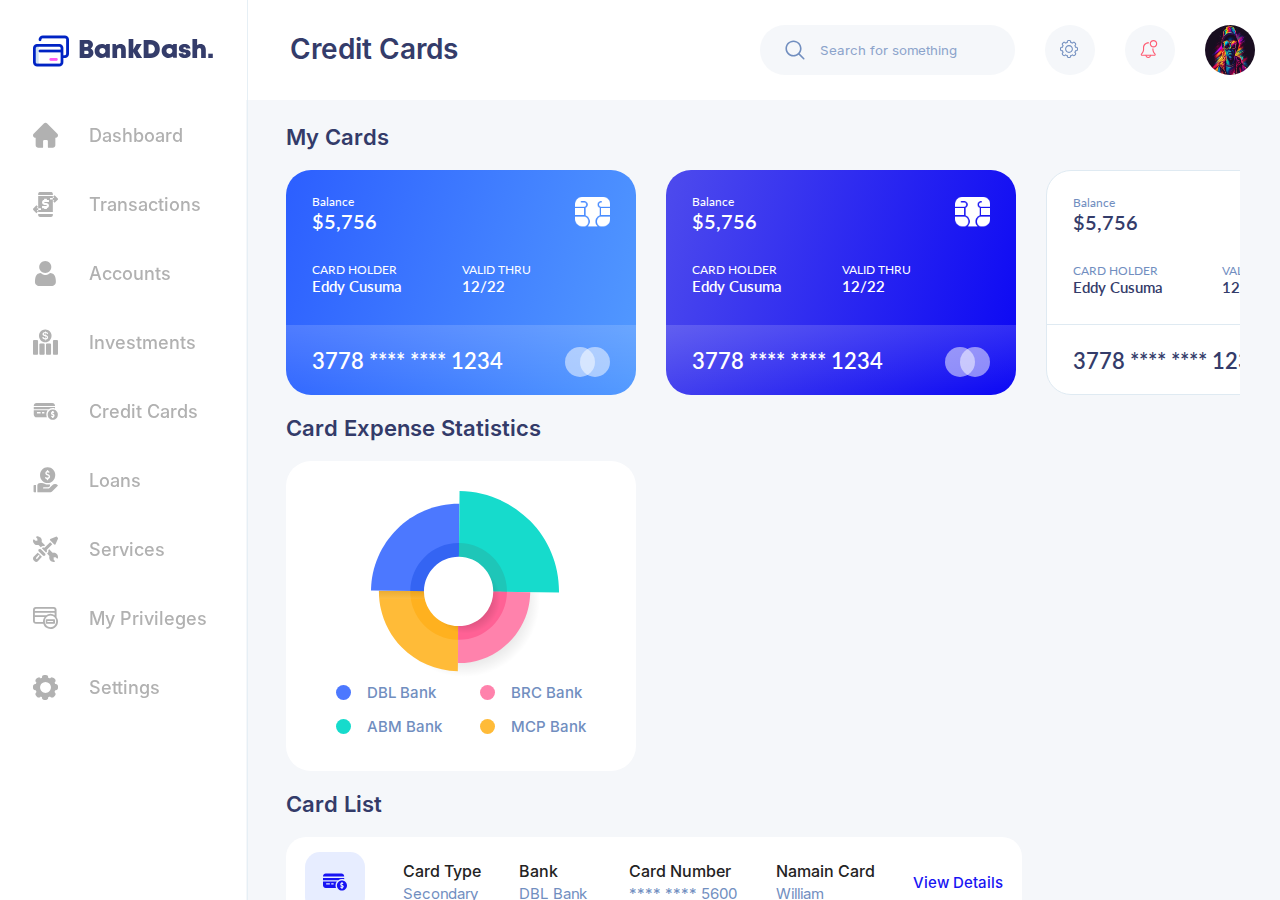
<file: bankDash/without flex & grid/index.html>
<!DOCTYPE html>
<html lang="en">
<head>
  <meta charset="UTF-8">
  <meta name="viewport" content="width=device-width, initial-scale=1.0">
  <title>Document</title>
  <link rel="stylesheet" href="new.css">
  <link rel="preconnect" href="https://fonts.googleapis.com">
<link rel="preconnect" href="https://fonts.gstatic.com" crossorigin>
<link href="https://fonts.googleapis.com/css2?family=Lato:ital,wght@0,100;0,300;0,400;0,700;0,900;1,100;1,300;1,400;1,700;1,900&display=swap" rel="stylesheet">
</head>
<body>
      <aside class="sidebar"> 
            <div class="sidebar__logo">
                <a href="#" class="sidebar__logo-link">
                   <img class="sidebar__logo-icon" src="./assets/icon1.png">
                   <span class="sidebar__logo-text">BankDash.</span>
                </a>
            </div>
            <nav class="sidebar__nav">
              <ul>
                <li class="sidebar__nav-item">
                  <a href="#" class="sidebar__nav-link">
                      <span class="sidebar__nav-icon icon-home"></span>
                      <span class="sidebar__nav-text">Dashboard</span>
                  </a>
              </li>
                  <li>
                      <a href="#" class="sidebar__nav-link">
                          <span class="sidebar__nav-icon icon-transfer"></span>
                          <span class="sidebar__nav-text">Transactions</span>
                      </a>
                  </li>
                  <li class="sidebar__nav-item">
                      <a href="#" class="sidebar__nav-link">
                          <span class="sidebar__nav-icon icon-user-m"></span>
                          <span class="sidebar__nav-text">Accounts</span>
                      </a>
                  </li>
                  <li class="sidebar__nav-item">
                      <a href="#" class="sidebar__nav-link">
                          <span class="sidebar__nav-icon icon-investment"></span>
                          <span class="sidebar__nav-text">Investments</span>
                      </a>
                  </li>
                  <li class="sidebar__nav-item">
                      <a href="#" class="sidebar__nav-link">
                          <span class="sidebar__nav-icon icon-credit"></span>
                          <span class="sidebar__nav-text">Credit Cards</span>
                      </a>
                  </li>
                  <li class="sidebar__nav-item">
                      <a href="#" class="sidebar__nav-link">
                          <span class="sidebar__nav-icon icon-loan"></span>
                          <span class="sidebar__nav-text">Loans</span>
                      </a>
                  </li>
<li class="sidebar__nav-item">
<a href="#" class="sidebar__nav-link">
  <span class="sidebar__nav-icon icon-service"></span>
  <span class="sidebar__nav-text">Services</span>
</a>
</li>
                  <li class="sidebar__nav-item">
                      <a href="#" class="sidebar__nav-link">
                          <span class="sidebar__nav-icon icon-econometrics"></span>
                          <span class="sidebar__nav-text">My Privileges</span>
                      </a>
                  </li>
                  <li class="sidebar__nav-item">
                      <a href="#" class="sidebar__nav-link">
                          <span class="sidebar__nav-icon icon-settings-m"></span>
                          <span class="sidebar__nav-text">Settings</span>
                      </a>
                  </li>
              </ul>
            </nav>
      </aside>
      <header>
              <h1 class="header-text">Credit Cards</h1>
              <img id="img" src="./assets/header-img.jpg" alt="..." />
              <div class="icon-wrapper">
                   <img src="./assets/002-notification-1.svg" alt="..." />
              </div>
              <div class="icon-wrapper">
                  <img src="./assets/settings 1.svg" alt="..." />
              </div>
              <input type="text" class="header__input" placeholder="Search for something">
      </header>
      <main>
            <!-- section 1 -->
            <section class="main__sections main__section-1">
            <h2>My Cards</h2>

            <div class="cards_container">
            <article class="card card--primary">
            <section>
                <div class="card__amount-wrapper">
                    <p class="card__amount-label">Balance</p>
                    <p class="card__amount-amount">$5,756</p>
                </div>
                <div class="card__chip"></div>
            </section>
            <section class="card__section--middle">
                <div class="card__holder-wrapper">
                    <p class="card__holder-label">CARD HOLDER</p>
                    <p class="card__holder-name">Eddy Cusuma</p>
                </div>
                <div class="card__expire">
                    <p class="card__expire-label">VALID THRU</p>
                    <p class="card__expire-value">12/22</p>
                </div>
            </section>
            <footer class="card__footer">
                <p class="card__footer-number">3778 **** **** 1234</p>
                <div class="card__footer-logo"></div>
            </footer>
            </article>

            <article class="card card--secondary">
            <section>
              <div class="card__amount-wrapper">
                  <p class="card__amount-label">Balance</p>
                  <p class="card__amount-amount">$5,756</p>
              </div>
              <div class="card__chip"></div>
            </section>
            <section class="card__section--middle">
              <div class="card__holder-wrapper">
                  <p class="card__holder-label">CARD HOLDER</p>
                  <p class="card__holder-name">Eddy Cusuma</p>
              </div>
              <div class="card__expire">
                  <p class="card__expire-label">VALID THRU</p>
                  <p class="card__expire-value">12/22</p>
              </div>
            </section>
            <footer class="card__footer">
              <p class="card__footer-number">3778 **** **** 1234</p>
              <div class="card__footer-logo"></div>
            </footer>
            </article>

            <article class="card card--tertiary">
            <section>
            <div class="card__amount-wrapper">
                <p class="card__amount-label card__label--highlighted">Balance</p>
                <p class="card__amount-amount card__amount--highlighted">$5,756</p>
            </div>
            <div class="card__chip card__chip--highlighted"></div>
            </section>
            <section class="card__section card__section--middle">
            <div class="card__holder-wrapper">
                <p class="card__holder-label card__label--highlighted">CARD HOLDER</p>
                <p class="card__holder-name card__amount--highlighted">Eddy Cusuma</p>
            </div>
            <div class="card__expire">
                <p class="card__expire-label card__label--highlighted">VALID THRU</p>
                <p class="card__expire-value card__amount--highlighted">12/22</p>
            </div>
            </section>
            <footer class="card__footer card__footer--highlighted">
            <p class="card__footer-number card__amount--highlighted">3778 **** **** 1234</p>
            <div class="card__footer-logo card__logo--highlighted"></div>
            </footer>
            </article>           
            </section>
            <!-- section 2  -->
            <section class="main__sections">
            <article class="card-expense">
                <h2>Card Expense Statistics</h2>

                  <div class="card-expense__chart">
                  <svg class="card-expense__chart-icon" xmlns="http://www.w3.org/2000/svg" width="189" height="187" viewBox="0 0 189 187" fill="none">
                  <path opacity="0.83" d="M147.224 56.6328C133.573 42.7176 114.618 34.0219 93.5921 33.8211C72.5661 33.6204 53.442 41.9674 39.5373 55.6079C25.6327 69.2483 16.9265 88.214 16.7257 109.24C16.525 130.266 24.872 149.39 38.5124 163.295C52.1529 177.199 71.1186 185.906 92.1446 186.106C113.171 186.307 132.295 177.96 146.199 164.32C160.115 150.669 168.81 131.714 169.011 110.688C169.212 89.6615 160.865 70.5479 147.224 56.6328Z" fill="url(#paint0_radial_1_170)" fill-opacity="0.5"/>
                  <path d="M7.91418 99.6778C7.70287 121.676 16.4302 141.688 30.7152 156.247C45.0002 170.807 64.8323 179.915 86.8303 180.126L87.5911 100.449L7.91418 99.6778Z" fill="#FFBB38"/>
                  <path d="M39.2521 99.9737C39.1253 113.329 44.4188 125.469 53.0933 134.302C61.7573 143.135 73.7918 148.661 87.147 148.788L87.6119 100.439L39.2521 99.9737Z" fill="#FFB11F"/>
                  <path d="M26.2455 37.9101C10.2383 53.6109 0.232448 75.4188 0 99.6039L87.6013 100.439L88.436 12.8374C64.2402 12.6049 42.2527 22.2093 26.2455 37.9101Z" fill="#4C78FF"/>
                  <path d="M53.7382 65.9201C44.9052 74.5841 39.3792 86.6186 39.2524 99.9738L87.6017 100.439L88.0665 52.0895C74.7113 51.9627 62.5712 57.2562 53.7382 65.9201Z" fill="#3464F3"/>
                  <path d="M159.301 30.0915C141.297 11.7386 116.298 0.264146 88.5526 0L87.5911 100.439L188.03 101.4C188.305 73.6544 177.306 48.4337 159.301 30.0915Z" fill="#16DBCC"/>
                  <path d="M122.11 66.5751C113.446 57.742 101.411 52.2161 88.056 52.0893L87.5911 100.439L135.94 100.903C136.078 87.5482 130.784 75.4081 122.11 66.5751Z" fill="#1EC6B8"/>
                  <path d="M87.6015 100.439L86.9147 172.075C106.694 172.265 124.677 164.415 137.768 151.577C150.859 138.74 159.048 120.905 159.227 101.125L87.6015 100.439Z" fill="#FF82AC"/>
                  <path opacity="0.08" d="M87.5274 108.226L87.6013 100.439L7.92443 99.6778C7.9033 102.309 8.00896 104.908 8.23084 107.465L87.5274 108.226Z" fill="url(#paint1_linear_1_170)"/>
                  <path d="M87.6015 100.439L87.1366 148.788C100.492 148.915 112.632 143.621 121.465 134.957C130.298 126.293 135.824 114.259 135.951 100.903L87.6015 100.439Z" fill="#FF6195"/>
                  <path opacity="0.83" d="M119.658 83.6391C113.445 77.3102 104.824 73.348 95.2511 73.2529C85.6785 73.1578 76.9828 76.9615 70.6539 83.1636C64.325 89.3763 60.3628 97.998 60.2677 107.571C60.1726 117.143 63.9763 125.839 70.1784 132.168C76.3911 138.497 85.0129 142.459 94.5855 142.554C104.158 142.649 112.854 138.846 119.183 132.643C125.512 126.431 129.474 117.809 129.569 108.236C129.664 98.6637 125.871 89.968 119.658 83.6391Z" fill="url(#paint2_radial_1_170)" fill-opacity="0.5"/>
                  <path d="M112.336 76.169C106.123 69.84 97.5015 65.8779 87.9288 65.7828C78.3562 65.6877 69.6605 69.4914 63.3316 75.6935C57.0027 81.9062 53.0405 90.5279 52.9454 100.101C52.8503 109.673 56.654 118.369 62.8561 124.698C69.0688 131.027 77.6906 134.989 87.2632 135.084C96.8358 135.179 105.532 131.375 111.86 125.173C118.189 118.961 122.152 110.339 122.247 100.766C122.342 91.1936 118.549 82.4979 112.336 76.169Z" fill="white"/>
                  <defs>
                  <radialGradient id="paint0_radial_1_170" cx="0" cy="0" r="1" gradientUnits="userSpaceOnUse" gradientTransform="translate(92.8643 109.964) rotate(0.544294) scale(76.1507)">
                  <stop/>
                  <stop offset="1" stop-opacity="0"/>
                  </radialGradient>
                  <linearGradient id="paint1_linear_1_170" x1="47.6704" y1="109.401" x2="47.7574" y2="100.238" gradientUnits="userSpaceOnUse">
                  <stop stop-color="white"/>
                  <stop offset="1"/>
                  </linearGradient>
                  <radialGradient id="paint2_radial_1_170" cx="0" cy="0" r="1" gradientUnits="userSpaceOnUse" gradientTransform="translate(94.926 107.903) rotate(0.544294) scale(34.6508 34.6508)">
                  <stop/>
                  <stop offset="1" stop-opacity="0"/>
                  </radialGradient>
                  </defs>
                  </svg>

                  <div class="card-expense__chart-text-wrapper">
                  <div class="card-expense__chart-text-line">
                      <div class="card-expense__circle blue"></div>
                      <span class="card-expense__chart-text">DBL Bank</span>
                  </div>

                      <div class="card-expense__circle teal"></div>
                      <span class="card-expense__chart-text">ABM Bank</span>

                  </div>

                  <div class="card-expense__chart-text-wrapper">
                        <div class="card-expense__chart-text-line">
                            <div class="card-expense__circle pink"></div>
                            <span class="card-expense__chart-text">BRC Bank</span>
                        </div>
                            <div class="card-expense__circle"></div>
                            <span class="card-expense__chart-text">MCP Bank</span>
                  </div>

                </div>
            </article>

            <article class="card-list-container">
            <h2>Card List</h2>
            <div class="card-list__wrapper">
            <!-- card list 1 -->
            <div class="card-list__row">

                 <div class="card-list__cell">
                      <img class="card-list__logo" src="./assets/credit-card 1.svg" alt="..."/>
                   </div>

                    <div class="card-list__cell">
                        <p class="card-type-head">Card Type</p>
                        <p class="card-type-text">Secondary</p>
                    </div>

                    <div class="card-list__cell" id="bank">
                        <p class="card-type-head">Bank</p>
                        <p class="card-type-text">DBL Bank</p>
                    </div>

                    <div class="card-list__cell" >
                      <p class="card-type-head">Card Number</p>
                      <p class="card-type-text">**** **** 5600</p>
                    </div>

                    <div class="card-list__cell" id="card-list-namain-card">
                      <p class="card-type-head">Namain Card</p>
                      <p class="card-type-text">William</p>
                      </div>

                    <p class="card-list-view-details card-list__cell">View Details</p>
            </div>
            <!-- card list 2 -->
            <div class="card-list__row">
              <div class="card-list__cell">
            <img class="card-list__logo color--pink" src="./assets/credit-card 1 (2).svg" alt="..."/>

          </div>
            <div class="card-list__cell">
              <p class="card-type-head">Card Type</p>
              <p class="card-type-text">Secondary</p>
            </div>

            <div class="card-list__cell" id="bank">
              <p class="card-type-head">Bank</p>
              <p class="card-type-text">BRC Bank</p>
            </div>

            <div class="card-list__cell" >
            <p class="card-type-head">Card Number</p>
            <p class="card-type-text">**** **** 4300</p>
            </div>

            <div class="card-list__cell" >
            <p class="card-type-head">Namain Card</p>
            <p class="card-type-text">Michel</p>
            </div>

            <p class="card-list-view-details card-list__cell">View Details</p>
            </div> 
            <!-- card list 3 -->
            <div class="card-list__row">
              <div class="card-list__cell">
                <img class="card-list__logo color--yellow" src="./assets//credit-card 1 (3).svg" alt="..."/>
              </div>
            <div class="card-list__cell">
                  <p class="card-type-head">Card Type</p>
                  <p class="card-type-text">Secondary</p>
            </div>

            <div class="card-list__cell">
                  <p class="card-type-head">Bank</p>
                  <p class="card-type-text">ABM Bank</p>
            </div>

            <div class="card-list__cell" >
                  <p class="card-type-head">Card Number</p>
                  <p class="card-type-text">**** **** 7560</p>
            </div>

            <div class="card-list__cell">
                  <p class="card-type-head">Namain Card</p>
                  <p class="card-type-text">Edward</p>
            </div>

            <p class="card-list-view-details card-list__cell">View Details</p>
            </div>
            </div>
            </article> 
            </section>
            <!-- section 3 -->
            <section class="main__sections">
            <article class="add-card">
                <h2>Add New Card</h2>
                <form onsubmit="popup(event)">
                        <p class="add-card__para">Credit Card generally means a plastic card issued by Scheduled Commercial Banks assigned to a Cardholder, 
                              with a credit limit, that can be used to purchase goods and services on credit or obtain cash advances.
                        </p>
                        <div class="form-section-1">
                              <div class="add-card__input spacer">
                                  <label for="cardType" class="add-card__input-text">Card Type</label>
                                  <input name="cardType" required id="cardType" class="add-card__input-field" placeholder="Classic">
                              </div>

                              <div class="add-card__input">
                                <label for="nameOnCard" class="add-card__input-text">Name On Card</label>
                                <input name="nameOnCard"  required id="nameOnCard" class="add-card__input-field" placeholder="My Cards">
                            </div>
                        </div>
                              <div class="add-card__input spacer">
                                <label for="cardNumber" class="add-card__input-text">Card Number</label>
                                <input name="cardNumber"  type="password" required id="cardNumber" class="add-card__input-field" placeholder="**** **** **** ****">
                            </div>
                              <div class="add-card__input">
                                <label for="expirationDate" class="add-card__input-text">Expiration Date</label>
                                <input name="expirationDate" required id="expirationDate" class="add-card__input-field" placeholder="25 January 2025">
                            </div>
                      <button id="btn">Add Card</button>
               </form>
            </article>

            <article class="card-settings">
            <h2>Card Settings</h2>
            <div class="card-settings__container">

              <div class="card-settings__list">
                  <div class="card-settings-icon-wrapper color--yellow">
                      <svg xmlns="http://www.w3.org/2000/svg" width="25" height="25" viewBox="0 0 25 25" fill="none">
                      <path d="M23.6295 11.5459V4.13141C23.6295 2.6091 22.3909 1.37054 20.8686 1.37054H2.76077C1.23847 1.37054 0 2.6091 0 4.13141V15.3865C0 16.9088 1.23847 18.1473 2.76077 18.1473H9.92062C10.8763 21.3155 13.8212 23.6296 17.2969 23.6296C21.5444 23.6296 24.9999 20.174 24.9999 15.9264C25 14.3002 24.493 12.7904 23.6295 11.5459ZM12.9164 9.59387H1.70067V7.18292H21.9288V9.7756C20.6387 8.80169 19.0342 8.22341 17.2969 8.22341C15.6708 8.22333 14.1609 8.73031 12.9164 9.59387ZM2.76077 3.07122H20.8686C21.4532 3.07122 21.9288 3.54681 21.9288 4.13141V5.48225H1.70067V4.13141C1.70067 3.54681 2.17626 3.07122 2.76077 3.07122ZM2.76077 16.4466C2.17626 16.4466 1.70067 15.9711 1.70067 15.3865V11.2945H11.146C10.1721 12.5846 9.59385 14.1892 9.59385 15.9264C9.59385 16.1014 9.60025 16.2747 9.61178 16.4467H2.76077V16.4466ZM17.297 21.9288C13.9872 21.9288 11.2945 19.2361 11.2945 15.9264C11.2945 12.6167 13.9872 9.924 17.297 9.924C20.6066 9.924 23.2993 12.6167 23.2993 15.9264C23.2993 19.2361 20.6066 21.9288 17.297 21.9288Z" fill="#FFBB38"/>
                      <path d="M13.1852 13.7055C12.7156 13.7055 12.3349 14.0862 12.3349 14.5558V17.2969C12.3349 17.7665 12.7156 18.1472 13.1852 18.1472H21.4085C21.8781 18.1472 22.2589 17.7665 22.2589 17.2969V14.5558C22.2589 14.0862 21.8781 13.7055 21.4085 13.7055H13.1852ZM20.5582 16.4467H14.0355V15.4062H20.5582V16.4467Z" fill="#FFBB38"/>
                      </svg>
                  </div>

                  <div class="card-settings__list-child">
                      <p class="card-type-head">Block Card</p>
                      <p class="card-type-text">Instantly block your card</p>
                  </div>
              </div>

              <div class="card-settings__list">
                  <div class="card-settings-icon-wrapper">
                        <svg xmlns="http://www.w3.org/2000/svg" width="25" height="25" viewBox="0 0 25 25" fill="none">
                          <path d="M19.5312 9.17969H17.7716V5.16455C17.7716 2.3168 15.406 0 12.4982 0C9.59043 0 7.22476 2.3168 7.22476 5.16455V9.17969H5.46875C3.85332 9.17969 2.53906 10.4939 2.53906 12.1094V22.0703C2.53906 23.6857 3.85332 25 5.46875 25H19.5312C21.1467 25 22.4609 23.6857 22.4609 22.0703V12.1094C22.4609 10.4939 21.1467 9.17969 19.5312 9.17969ZM9.17788 5.16455C9.17788 3.39375 10.6674 1.95312 12.4982 1.95312C14.329 1.95312 15.8185 3.39375 15.8185 5.16455V9.17969H9.17788V5.16455ZM20.5078 22.0703C20.5078 22.6088 20.0697 23.0469 19.5312 23.0469H5.46875C4.93027 23.0469 4.49219 22.6088 4.49219 22.0703V12.1094C4.49219 11.5709 4.93027 11.1328 5.46875 11.1328H19.5312C20.0697 11.1328 20.5078 11.5709 20.5078 12.1094V22.0703Z" fill="#396AFF"/>
                          <path d="M12.5 13.9648C11.5022 13.9648 10.6934 14.7737 10.6934 15.7715C10.6934 16.4086 11.0234 16.9683 11.5216 17.2899V19.4336C11.5216 19.9729 11.9588 20.4102 12.4982 20.4102C13.0375 20.4102 13.4748 19.9729 13.4748 19.4336V17.2922C13.975 16.9709 14.3066 16.4102 14.3066 15.7715C14.3066 14.7737 13.4978 13.9648 12.5 13.9648Z" fill="#396AFF"/>
                        </svg>
                  </div>

                  <div class="card-settings__list-child">
                        <p class="card-type-head">Change Pin Code</p>
                        <p class="card-type-text">Choose another pin code</p>
                  </div>
              </div>

              <div class="card-settings__list">
                      <div class="card-settings-icon-wrapper color--pink">
                        <svg xmlns="http://www.w3.org/2000/svg" width="25" height="25" viewBox="0 0 25 25" fill="none">
                          <g clip-path="url(#clip0_1_218)">
                            <path d="M14.0625 11.25V14.375H21.4375C20.6875 18.75 17.1875 21.875 12.8125 21.875C7.6875 21.875 3.4375 17.625 3.4375 12.5C3.4375 7.375 7.6875 3.125 12.8125 3.125C15.4375 3.125 17.6875 4.25 19.3125 6L21.5625 3.75C19.3125 1.5 16.3125 0 12.8125 0C5.9375 0 0.3125 5.625 0.3125 12.5C0.3125 19.375 5.9375 25 12.8125 25C19.6875 25 24.6875 19.375 24.6875 12.5V11.25H14.0625Z" fill="#FF82AC"/>
                          </g>
                          <defs>
                            <clipPath id="clip0_1_218">
                              <rect width="25" height="25" fill="white"/>
                            </clipPath>
                          </defs>
                        </svg>
                </div>

                <div class="card-settings__list-child">
                      <p class="card-type-head">Add To Google Pay</p>
                      <p class="card-type-text">Withdraw without any card</p>
                </div>
            </div>

            <div class="card-settings__list">
                  <div class="card-settings-icon-wrapper card-color-5">
                    <svg xmlns="http://www.w3.org/2000/svg" width="25" height="25" viewBox="0 0 25 25" fill="none">
                      <g clip-path="url(#clip0_1_238)">
                        <path d="M10.9469 7.35796C10.9469 7.35795 10.9469 7.35795 10.9469 7.35795C10.1331 7.05816 9.43086 6.81199 8.82121 6.8105C8.81935 6.81049 8.81749 6.81049 8.81563 6.81049C8.81838 6.81049 8.81806 6.8105 8.8148 6.8106C8.81317 6.81065 8.8108 6.81073 8.80771 6.81083C8.68014 6.81523 7.32553 6.8759 5.98287 7.70982L10.9469 7.35796ZM10.9469 7.35796L10.9604 7.36294C11.1575 7.43556 11.3734 7.5151 11.5806 7.58452L12.706 7.96153L13.3619 8.18125C13.1301 8.2479 12.9112 8.28941 12.706 8.28941C12.1253 8.28941 11.4359 8.03413 10.7487 7.77966C10.0677 7.52752 9.38893 7.27616 8.82002 7.27471C8.76487 7.27617 7.46026 7.32156 6.18492 8.13127C4.54696 9.17184 3.71577 10.9811 3.71577 13.5093C3.71577 15.2952 4.43372 17.8346 5.54506 19.9787L10.9469 7.35796ZM13.021 6.49281L13.4488 7.0988C13.5894 7.04701 13.7377 6.98835 13.9037 6.92266C13.983 6.89132 14.0662 6.85838 14.1546 6.82383C14.5678 6.66234 15.0611 6.47777 15.6105 6.35587L15.8433 6.8548C16.1465 6.79383 16.4563 6.75725 16.7742 6.7568L13.021 6.49281ZM13.021 6.49281L13.3771 6.42947C14.0487 6.30998 14.6912 6.01762 15.2539 5.59172M10.7826 6.46798C10.797 6.56567 10.8194 6.65998 10.8489 6.75034C10.2558 6.532 9.5083 6.27647 8.82258 6.27471L8.81563 6.27469L8.80803 6.27467L8.79349 6.27506C8.66981 6.27834 7.18371 6.33328 5.7004 7.25472L10.7826 6.46798ZM14.0441 7.94214C14.1249 7.91065 14.207 7.87818 14.2903 7.84523C15.0318 7.55178 15.8676 7.22102 16.779 7.22102H16.8058L14.0441 7.94214Z" fill="#16DBCC" stroke="#16DBCC" stroke-width="2"/>
                      </g>
                      <defs>
                        <clipPath id="clip0_1_238">
                          <rect width="25" height="25" fill="white"/>
                        </clipPath>
                      </defs>
                    </svg>
                  </div>

                  <div class="card-settings__list-child">
                        <p class="card-type-head">Add To Apple Pay</p>
                        <p class="card-type-text">Withdraw without any card</p>
                  </div>
            </div>

            <div class="card-settings__list">
                <div class="card-settings-icon-wrapper card-color-5">
                  <svg xmlns="http://www.w3.org/2000/svg" width="25" height="25" viewBox="0 0 25 25" fill="none">
                    <g clip-path="url(#clip0_1_246)">
                      <path d="M10.9469 7.35796C10.9469 7.35795 10.9469 7.35795 10.9469 7.35795C10.1331 7.05816 9.43086 6.81199 8.82121 6.8105C8.81935 6.81049 8.81749 6.81049 8.81563 6.81049C8.81838 6.81049 8.81806 6.8105 8.8148 6.8106C8.81317 6.81065 8.8108 6.81073 8.80771 6.81083C8.68014 6.81523 7.32553 6.8759 5.98287 7.70982L10.9469 7.35796ZM10.9469 7.35796L10.9604 7.36294C11.1575 7.43556 11.3734 7.5151 11.5806 7.58452L12.706 7.96153L13.3619 8.18125C13.1301 8.2479 12.9112 8.28941 12.706 8.28941C12.1253 8.28941 11.4359 8.03413 10.7487 7.77966C10.0677 7.52752 9.38893 7.27616 8.82002 7.27471C8.76487 7.27617 7.46026 7.32156 6.18492 8.13127C4.54696 9.17184 3.71577 10.9811 3.71577 13.5093C3.71577 15.2952 4.43372 17.8346 5.54506 19.9787L10.9469 7.35796ZM13.021 6.49281L13.4488 7.0988C13.5894 7.04701 13.7377 6.98835 13.9037 6.92266C13.983 6.89132 14.0662 6.85838 14.1546 6.82383C14.5678 6.66234 15.0611 6.47777 15.6105 6.35587L15.8433 6.8548C16.1465 6.79383 16.4563 6.75725 16.7742 6.7568L13.021 6.49281ZM13.021 6.49281L13.3771 6.42947C14.0487 6.30998 14.6912 6.01762 15.2539 5.59172M10.7826 6.46798C10.797 6.56567 10.8194 6.65998 10.8489 6.75034C10.2558 6.532 9.5083 6.27647 8.82258 6.27471L8.81563 6.27469L8.80803 6.27467L8.79349 6.27506C8.66981 6.27834 7.18371 6.33328 5.7004 7.25472L10.7826 6.46798ZM14.0441 7.94214C14.1249 7.91065 14.207 7.87818 14.2903 7.84523C15.0318 7.55178 15.8676 7.22102 16.779 7.22102H16.8058L14.0441 7.94214Z" fill="#16DBCC" stroke="#16DBCC" stroke-width="2"/>
                    </g>
                    <defs>
                      <clipPath id="clip0_1_246">
                        <rect width="25" height="25" fill="white"/>
                      </clipPath>
                    </defs>
                  </svg>
                  </div>

                  <div class="card-settings__list-child">
                    <p class="card-type-head">Add To Apple Pay</p>
                    <p class="card-type-text">Withdraw without any card</p>
              </div>
            </div>
            </div>
            </article> 
            </section>
      </main>
      
      <script>
         function popup(e){
          e.preventDefault();
             alert("form submitted");
         }
      </script>
</body>
</html>
</file>
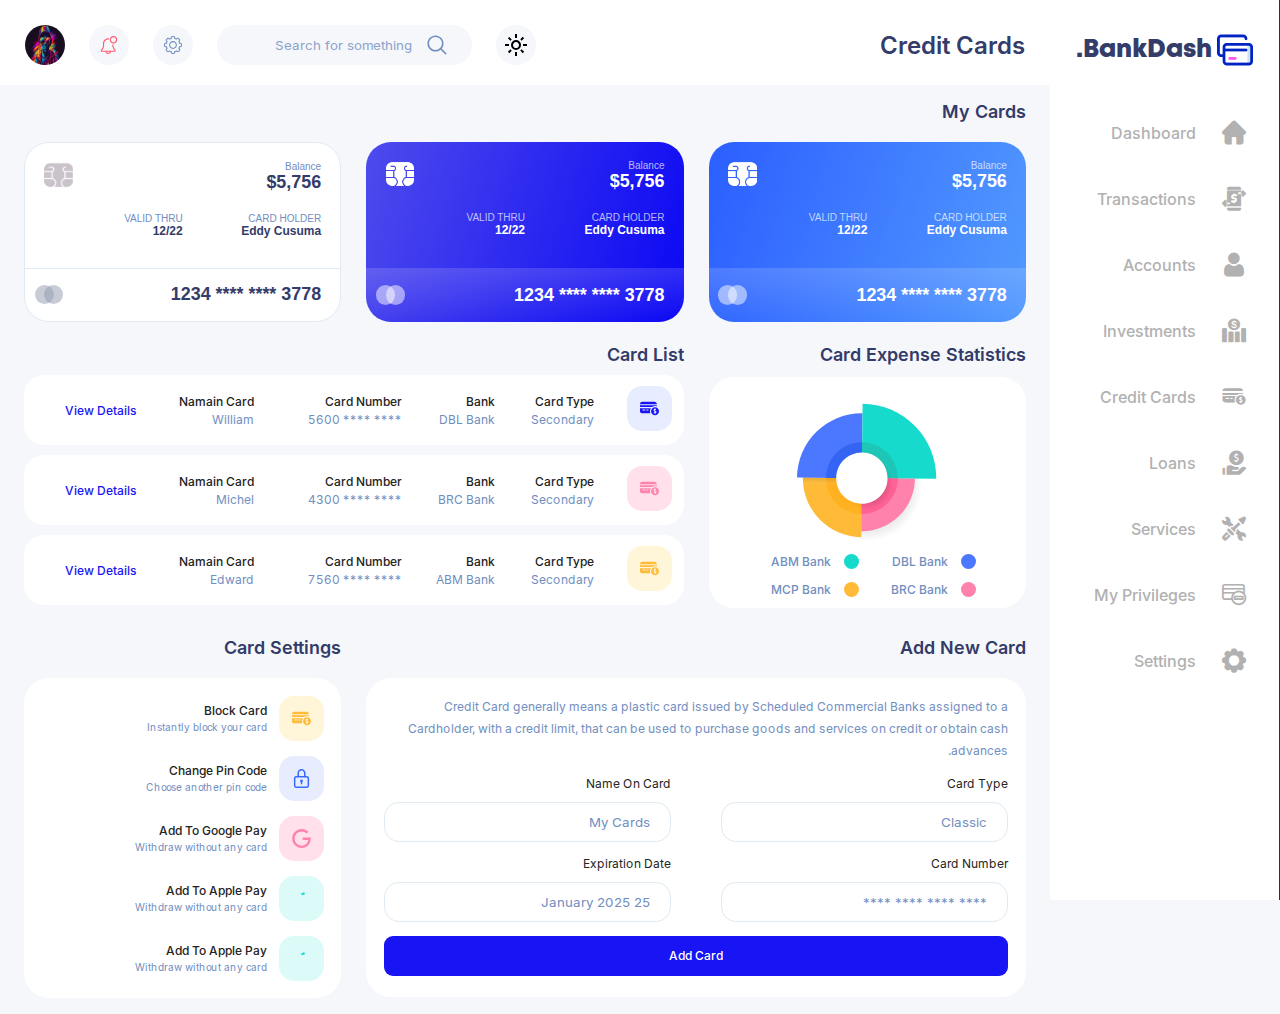
<file: bankDash/bankdash rtl supported/index2.html>
<!DOCTYPE html>
<html lang="en" dir="rtl">
  <head>
    <meta charset="UTF-8" />
    <meta name="viewport" content="width=device-width, initial-scale=1.0" />
    <title>BankDash</title>
    <link
      rel="shortcut icon"
      type="image/jpg"
      href="./assets/browserTabIcon.jpg"
    />
    <link
      rel="preload"
      href="https://fonts.googleapis.com/css2?family=Lato:ital,wght@0,100;0,300;0,400;0,700;0,900;1,100;1,300;1,400;1,700;1,900&display=swap"
      as="font"
    />
    <link rel="stylesheet" href="style.css" />
  </head>

  <body>
    <input id="toggle" type="checkbox" />
    <label class="close-area" for="toggle"></label>
    <aside class="sidebar">
      <div class="sidebar__logo">
        <a href="#" class="sidebar__logo-link">
          <img class="sidebar__logo-icon fs-5" src="./assets/icon1.png" />
          <span class="sidebar__logo-text fs-7">BankDash.</span>
        </a>
        <label class="close-btn" for="toggle">X</label>
      </div>
      <nav class="sidebar__nav">
        <ul>
          <li class="sidebar__nav-item">
            <a href="#" class="sidebar__nav-link">
              <span class="sidebar__nav-icon fs-5 icon-home"></span>
              <span class="sidebar__nav-text">Dashboard</span>
            </a>
          </li>

          <li>
            <a href="#" class="sidebar__nav-link">
              <span class="sidebar__nav-icon fs-5 icon-transfer"></span>
              <span class="sidebar__nav-text">Transactions</span>
            </a>
          </li>
          <li class="sidebar__nav-item">
            <a href="#" class="sidebar__nav-link">
              <span class="sidebar__nav-icon fs-5 icon-user-m"></span>
              <span class="sidebar__nav-text">Accounts</span>
            </a>
          </li>
          <li class="sidebar__nav-item">
            <a href="#" class="sidebar__nav-link">
              <span class="sidebar__nav-icon fs-5 icon-investment"></span>
              <span class="sidebar__nav-text">Investments</span>
            </a>
          </li>
          <li class="sidebar__nav-item">
            <a href="#" class="sidebar__nav-link">
              <span class="sidebar__nav-icon fs-5 icon-credit"></span>
              <span class="sidebar__nav-text">Credit Cards</span>
            </a>
          </li>
          <li class="sidebar__nav-item">
            <a href="#" class="sidebar__nav-link">
              <span class="sidebar__nav-icon fs-5 icon-loan"></span>
              <span class="sidebar__nav-text">Loans</span>
            </a>
          </li>
          <li class="sidebar__nav-item">
            <a href="#" class="sidebar__nav-link">
              <span class="sidebar__nav-icon fs-5 icon-service"></span>
              <span class="sidebar__nav-text">Services</span>
            </a>
          </li>
          <li class="sidebar__nav-item">
            <a href="#" class="sidebar__nav-link">
              <span class="sidebar__nav-icon fs-5 icon-econometrics"></span>
              <span class="sidebar__nav-text">My Privileges</span>
            </a>
          </li>
          <li class="sidebar__nav-item">
            <a href="#" class="sidebar__nav-link">
              <span class="sidebar__nav-icon fs-5 icon-settings-m"></span>
              <span class="sidebar__nav-text">Settings</span>
            </a>
          </li>
          <div class="slider start"></div>
        </ul>
      </nav>
    </aside>
    <header>
      <label class="open-btn" for="toggle"
        ><img src="./assets/Group 692.svg" alt="menu"
      /></label>
      <h1 class="header-text fs-5">Credit Cards</h1>
      <span onclick="toggle()" class="toggle-btn"></span>
      <input
        type="text"
        autofocus
        class="header__input"
        placeholder="Search for something"
      />
      <div class="icon-wrapper">
        <img src="./assets/settings 1.svg" alt="..." />
      </div>
      <div class="icon-wrapper">
        <img src="./assets/002-notification-1.svg" alt="..." />
      </div>
      <img id="img" src="./assets/header-img.jpg" alt="..." />
    </header>
    <main>
      <!-- section 1 -->
      <div class="main__section-1">
        <h2 class="heading fs-3">My Cards</h2>
        <section class="card-slider">
          <div class="cards_container">
            <div class="card card--primary">
              <div>
                <div class="card__amount-wrapper">
                  <p class="card__amount-label fs-2">Balance</p>
                  <p class="card__amount-amount fs-3">$5,756</p>
                </div>
                <div class="card__chip"></div>
              </div>
              <div class="card__section--middle">
                <div class="card__holder-wrapper">
                  <p class="card__holder-label fs-2">CARD HOLDER</p>
                  <p class="card__holder-name fs-1">Eddy Cusuma</p>
                </div>
                <div class="card__expire">
                  <p class="card__expire-label fs-2">VALID THRU</p>
                  <p class="card__expire-value fs-1">12/22</p>
                </div>
              </div>
              <div class="card__footer">
                <p class="card__footer-number fs-3">3778 **** **** 1234</p>
                <div class="card__footer-logo"></div>
              </div>
            </div>

            <div class="card card--secondary">
              <div>
                <div class="card__amount-wrapper">
                  <p class="card__amount-label fs-2">Balance</p>
                  <p class="card__amount-amount fs-3">$5,756</p>
                </div>
                <div class="card__chip"></div>
              </div>
              <div class="card__section--middle">
                <div class="card__holder-wrapper">
                  <p class="card__holder-label fs-2">CARD HOLDER</p>
                  <p class="card__holder-name fs-1">Eddy Cusuma</p>
                </div>
                <div class="card__expire">
                  <p class="card__expire-label fs-2">VALID THRU</p>
                  <p class="card__expire-value fs-1">12/22</p>
                </div>
              </div>
              <div class="card__footer">
                <p class="card__footer-number fs-3">3778 **** **** 1234</p>
                <div class="card__footer-logo"></div>
              </div>
            </div>

            <div class="card card--tertiary">
              <div>
                <div class="card__amount-wrapper">
                  <p class="card__amount-label fs-2 card__label--highlighted">
                    Balance
                  </p>
                  <p class="card__amount-amount fs-3 card__amount--highlighted">
                    $5,756
                  </p>
                </div>
                <div class="card__chip card__chip--highlighted"></div>
              </div>
              <div class="card__section card__section--middle">
                <div class="card__holder-wrapper">
                  <p class="card__holder-label fs-2 card__label--highlighted">
                    CARD HOLDER
                  </p>
                  <p class="card__holder-name fs-1 card__amount--highlighted">
                    Eddy Cusuma
                  </p>
                </div>
                <div class="card__expire">
                  <p class="card__expire-label fs-2 card__label--highlighted">
                    VALID THRU
                  </p>
                  <p class="card__expire-value fs-1 card__amount--highlighted">
                    12/22
                  </p>
                </div>
              </div>
              <div class="card__footer card__footer--highlighted">
                <p class="card__footer-number card__amount--highlighted fs-3">
                  3778 **** **** 1234
                </p>
                <div class="card__footer-logo card__logo--highlighted"></div>
              </div>
            </div>
          </div>
        </section>
      </div>

      <!-- section 2  -->

      <div class="card-expense">
        <h2 class="heading fs-3">Card Expense Statistics</h2>

        <div class="card-expense__chart fs-1">
          <svg
            class="card-expense__chart-icon"
            xmlns="http://www.w3.org/2000/svg"
            width="189"
            height="187"
            viewBox="0 0 189 187"
            fill="none"
          >
            <path
              opacity="0.83"
              d="M147.224 56.6328C133.573 42.7176 114.618 34.0219 93.5921 33.8211C72.5661 33.6204 53.442 41.9674 39.5373 55.6079C25.6327 69.2483 16.9265 88.214 16.7257 109.24C16.525 130.266 24.872 149.39 38.5124 163.295C52.1529 177.199 71.1186 185.906 92.1446 186.106C113.171 186.307 132.295 177.96 146.199 164.32C160.115 150.669 168.81 131.714 169.011 110.688C169.212 89.6615 160.865 70.5479 147.224 56.6328Z"
              fill="url(#paint0_radial_1_170)"
              fill-opacity="0.5"
            />
            <path
              d="M7.91418 99.6778C7.70287 121.676 16.4302 141.688 30.7152 156.247C45.0002 170.807 64.8323 179.915 86.8303 180.126L87.5911 100.449L7.91418 99.6778Z"
              fill="#FFBB38"
            />
            <path
              d="M39.2521 99.9737C39.1253 113.329 44.4188 125.469 53.0933 134.302C61.7573 143.135 73.7918 148.661 87.147 148.788L87.6119 100.439L39.2521 99.9737Z"
              fill="#FFB11F"
            />
            <path
              d="M26.2455 37.9101C10.2383 53.6109 0.232448 75.4188 0 99.6039L87.6013 100.439L88.436 12.8374C64.2402 12.6049 42.2527 22.2093 26.2455 37.9101Z"
              fill="#4C78FF"
            />
            <path
              d="M53.7382 65.9201C44.9052 74.5841 39.3792 86.6186 39.2524 99.9738L87.6017 100.439L88.0665 52.0895C74.7113 51.9627 62.5712 57.2562 53.7382 65.9201Z"
              fill="#3464F3"
            />
            <path
              d="M159.301 30.0915C141.297 11.7386 116.298 0.264146 88.5526 0L87.5911 100.439L188.03 101.4C188.305 73.6544 177.306 48.4337 159.301 30.0915Z"
              fill="#16DBCC"
            />
            <path
              d="M122.11 66.5751C113.446 57.742 101.411 52.2161 88.056 52.0893L87.5911 100.439L135.94 100.903C136.078 87.5482 130.784 75.4081 122.11 66.5751Z"
              fill="#1EC6B8"
            />
            <path
              d="M87.6015 100.439L86.9147 172.075C106.694 172.265 124.677 164.415 137.768 151.577C150.859 138.74 159.048 120.905 159.227 101.125L87.6015 100.439Z"
              fill="#FF82AC"
            />
            <path
              opacity="0.08"
              d="M87.5274 108.226L87.6013 100.439L7.92443 99.6778C7.9033 102.309 8.00896 104.908 8.23084 107.465L87.5274 108.226Z"
              fill="url(#paint1_linear_1_170)"
            />
            <path
              d="M87.6015 100.439L87.1366 148.788C100.492 148.915 112.632 143.621 121.465 134.957C130.298 126.293 135.824 114.259 135.951 100.903L87.6015 100.439Z"
              fill="#FF6195"
            />
            <path
              opacity="0.83"
              d="M119.658 83.6391C113.445 77.3102 104.824 73.348 95.2511 73.2529C85.6785 73.1578 76.9828 76.9615 70.6539 83.1636C64.325 89.3763 60.3628 97.998 60.2677 107.571C60.1726 117.143 63.9763 125.839 70.1784 132.168C76.3911 138.497 85.0129 142.459 94.5855 142.554C104.158 142.649 112.854 138.846 119.183 132.643C125.512 126.431 129.474 117.809 129.569 108.236C129.664 98.6637 125.871 89.968 119.658 83.6391Z"
              fill="url(#paint2_radial_1_170)"
              fill-opacity="0.5"
            />
            <path
              d="M112.336 76.169C106.123 69.84 97.5015 65.8779 87.9288 65.7828C78.3562 65.6877 69.6605 69.4914 63.3316 75.6935C57.0027 81.9062 53.0405 90.5279 52.9454 100.101C52.8503 109.673 56.654 118.369 62.8561 124.698C69.0688 131.027 77.6906 134.989 87.2632 135.084C96.8358 135.179 105.532 131.375 111.86 125.173C118.189 118.961 122.152 110.339 122.247 100.766C122.342 91.1936 118.549 82.4979 112.336 76.169Z"
              fill="white"
            />
            <defs>
              <radialGradient
                id="paint0_radial_1_170"
                cx="0"
                cy="0"
                r="1"
                gradientUnits="userSpaceOnUse"
                gradientTransform="translate(92.8643 109.964) rotate(0.544294) scale(76.1507)"
              >
                <stop />
                <stop offset="1" stop-opacity="0" />
              </radialGradient>
              <linearGradient
                id="paint1_linear_1_170"
                x1="47.6704"
                y1="109.401"
                x2="47.7574"
                y2="100.238"
                gradientUnits="userSpaceOnUse"
              >
                <stop stop-color="white" />
                <stop offset="1" />
              </linearGradient>
              <radialGradient
                id="paint2_radial_1_170"
                cx="0"
                cy="0"
                r="1"
                gradientUnits="userSpaceOnUse"
                gradientTransform="translate(94.926 107.903) rotate(0.544294) scale(34.6508 34.6508)"
              >
                <stop />
                <stop offset="1" stop-opacity="0" />
              </radialGradient>
            </defs>
          </svg>

          <div class="card-expense__chart-text-wrapper">
            <div class="card-expense__chart-text-line">
              <div
                class="card-expense__circle card-expense__circle--blue"
              ></div>
              <span class="card-expense__chart-text">DBL Bank</span>
            </div>
            <div class="card-expense__chart-text-line">
              <div
                class="card-expense__circle card-expense__circle--teal"
              ></div>
              <span class="card-expense__chart-text">ABM Bank</span>
            </div>
            <div class="card-expense__chart-text-line">
              <div
                class="card-expense__circle card-expense__circle--pink"
              ></div>
              <span class="card-expense__chart-text">BRC Bank</span>
            </div>
            <div class="card-expense__chart-text-line">
              <div class="card-expense__circle"></div>
              <span class="card-expense__chart-text">MCP Bank</span>
            </div>
          </div>
        </div>
      </div>

      <article class="card-list-container">
        <h2 class="heading fs-3">Card List</h2>
        <div class="card-list__wrapper">
          <!-- card list 1 -->
          <div class="card-list__row">
            <div class="card-list__cell pl-1">
              <img
                class="card-icon__wrapper color--blue"
                src="./assets/credit-card 1.svg"
                alt="..."
              />
            </div>

            <div class="card-list__cell">
              <p class="card-type-head fs-4">Card Type</p>
              <p class="card-type-text fs-1">Secondary</p>
            </div>

            <div class="card-list__cell">
              <p class="card-type-head fs-4">Bank</p>
              <p class="card-type-text fs-1">DBL Bank</p>
            </div>

            <div class="card-list__cell card-number">
              <p class="card-type-head fs-4">Card Number</p>
              <p class="card-type-text fs-1">**** **** 5600</p>
            </div>

            <div class="card-list__cell namain-card">
              <p class="card-type-head fs-4">Namain Card</p>
              <p class="card-type-text fs-1">William</p>
            </div>

            <p class="card-list-view-details card-list__cell fs-1">
              View Details
            </p>
          </div>
          <!-- card list 2 -->
          <div class="card-list__row">
            <div class="card-list__cell pl-1">
              <img
                class="card-icon__wrapper color--pink"
                src="./assets/credit-card 1 (2).svg"
                alt="..."
              />
            </div>
            <div class="card-list__cell">
              <p class="card-type-head fs-4">Card Type</p>
              <p class="card-type-text fs-1">Secondary</p>
            </div>

            <div class="card-list__cell">
              <p class="card-type-head fs-4">Bank</p>
              <p class="card-type-text fs-1">BRC Bank</p>
            </div>

            <div class="card-list__cell card-number">
              <p class="card-type-head fs-4">Card Number</p>
              <p class="card-type-text fs-1">**** **** 4300</p>
            </div>

            <div class="card-list__cell namain-card">
              <p class="card-type-head fs-4">Namain Card</p>
              <p class="card-type-text fs-1">Michel</p>
            </div>

            <p class="card-list-view-details card-list__cell fs-1">
              View Details
            </p>
          </div>
          <!-- card list 3 -->
          <div class="card-list__row">
            <div class="card-list__cell pl-1">
              <img
                class="card-icon__wrapper color--yellow"
                src="./assets//credit-card 1 (3).svg"
                alt="..."
              />
            </div>
            <div class="card-list__cell">
              <p class="card-type-head fs-4">Card Type</p>
              <p class="card-type-text fs-1">Secondary</p>
            </div>

            <div class="card-list__cell">
              <p class="card-type-head fs-4">Bank</p>
              <p class="card-type-text fs-1">ABM Bank</p>
            </div>

            <div class="card-list__cell card-number">
              <p class="card-type-head fs-4">Card Number</p>
              <p class="card-type-text fs-1">**** **** 7560</p>
            </div>

            <div class="card-list__cell namain-card">
              <p class="card-type-head fs-4">Namain Card</p>
              <p class="card-type-text fs-1">Edward</p>
            </div>

            <p class="card-list-view-details card-list__cell fs-1">
              View Details
            </p>
          </div>
        </div>
      </article>

      <!-- section 3 -->
      <article class="add-card">
        <h2 class="heading fs-3">Add New Card</h2>
        <form class="add-card__form p-20" onsubmit="popup(event)">
          <p class="add-card__para fs-1">
            Credit Card generally means a plastic card issued by Scheduled
            Commercial Banks assigned to a Cardholder, with a credit limit, that
            can be used to purchase goods and services on credit or obtain cash
            advances.
          </p>
          <!-- <div class="add-card__section-1"> -->
          <div class="add-card__input spacer">
            <label for="cardType" class="add-card__input-text fs-1"
              >Card Type</label
            >
            <input
              name="cardType"
              required
              id="cardType"
              class="add-card__input-field"
              placeholder="Classic"
            />
          </div>

          <div class="add-card__input">
            <label for="nameOnCard" class="add-card__input-text fs-1"
              >Name On Card</label
            >
            <input
              name="nameOnCard"
              required
              id="nameOnCard"
              class="add-card__input-field"
              placeholder="My Cards"
            />
          </div>
          <!-- </div> -->
          <div class="add-card__input spacer">
            <label for="cardNumber" class="add-card__input-text fs-1"
              >Card Number</label
            >
            <input
              name="cardNumber"
              type="password"
              required
              id="cardNumber"
              class="add-card__input-field"
              placeholder="**** **** **** ****"
            />
          </div>
          <div class="add-card__input">
            <label for="expirationDate" class="add-card__input-text fs-1"
              >Expiration Date</label
            >
            <input
              name="expirationDate"
              required
              id="expirationDate"
              class="add-card__input-field"
              placeholder="25 January 2025"
            />
          </div>
          <button id="btn" class="fs-4">Add Card</button>
        </form>
      </article>

      <article class="card-settings">
        <h2 class="heading fs-3">Card Settings</h2>
        <div class="card-settings__container p-20">
          <div class="card-settings__list">
            <img
              class="card-icon__wrapper color--yellow"
              src="./assets//credit-card 1 (3).svg"
              alt="..."
            />
            <div class="card-settings__list-child">
              <p class="card-type-head fs-4">Block Card</p>
              <p class="card-type-text fs-6">Instantly block your card</p>
            </div>
          </div>

          <div class="card-settings__list">
            <img
              class="card-icon__wrapper color--blue"
              src="./assets/002-padlock.svg"
              alt="..."
            />
            <div class="card-settings__list-child">
              <p class="card-type-head fs-4">Change Pin Code</p>
              <p class="card-type-text fs-6">Choose another pin code</p>
            </div>
          </div>

          <div class="card-settings__list">
            <img
              class="card-icon__wrapper color--pink"
              src="./assets/003-google-glass-logo.svg"
              alt="..."
            />
            <div class="card-settings__list-child">
              <p class="card-type-head fs-4">Add To Google Pay</p>
              <p class="card-type-text fs-6">Withdraw without any card</p>
            </div>
          </div>

          <div class="card-settings__list">
            <img
              class="card-icon__wrapper color--green"
              src="./assets/apple 2 1 (1).svg"
              alt="..."
            />
            <div class="card-settings__list-child">
              <p class="card-type-head fs-4">Add To Apple Pay</p>
              <p class="card-type-text fs-6">Withdraw without any card</p>
            </div>
          </div>

          <div class="card-settings__list">
            <img
              class="card-icon__wrapper color--green"
              src="./assets/apple 2 1 (1).svg"
              alt="..."
            />
            <div class="card-settings__list-child">
              <p class="card-type-head fs-4">Add To Apple Pay</p>
              <p class="card-type-text fs-6">Withdraw without any card</p>
            </div>
          </div>
        </div>
      </article>
    </main>

    <script>
      // darkmode
      let active = localStorage.getItem("darkMode");
      if (active === "true") {
        onDarkMode();
      }

      function toggle() {
        active = localStorage.getItem("darkMode");
        active !== "true" ? onDarkMode() : offDarkMode();
      }

      function onDarkMode() {
        document.body.classList.remove("light-mode");
        document.body.classList.add("dark-mode");
        localStorage.setItem("darkMode", "true");
      }

      function offDarkMode() {
        document.body.classList.remove("dark-mode");
        document.body.classList.add("light-mode");
        localStorage.setItem("darkMode", "false");
      }

      //  direction
      const userLanguage = navigator.language || navigator.userLanguage;
      const rtlLanguages = ["ar", "he", "fa", "ur"];

      if (rtlLanguages.some((lang) => userLanguage.startsWith(lang))) {
        document.documentElement.setAttribute("dir", "rtl");
      }

      // slider
      let links = document.querySelectorAll(".sidebar__nav-link");
      const slider = document.querySelector(".slider");

      links.forEach((link, index) => {
        link.addEventListener("click", () => {
          slider.style.top = `${66 * index}px`;
        });
      });
    </script>
  </body>
</html>
</file>
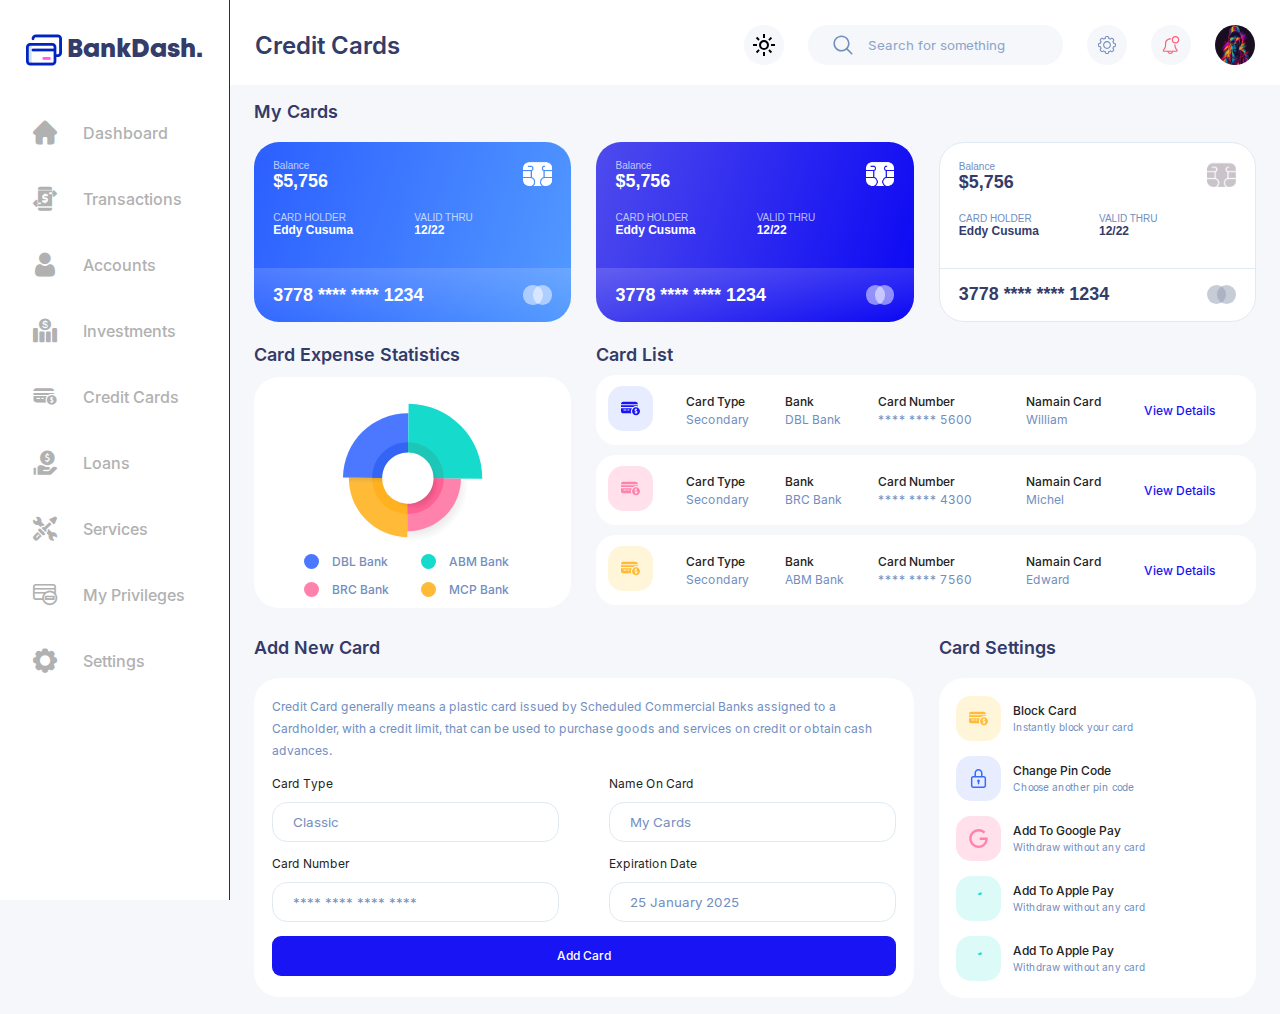
<file: bankDash/theme supported/index2.html>
<!DOCTYPE html>
<html lang="en">
<head>
    <meta charset="UTF-8">
    <meta name="viewport" content="width=device-width, initial-scale=1.0">
    <title>BankDash</title>
    <link rel="shortcut icon" type="image/jpg" href="./assets/browserTabIcon.jpg">
    <link rel="preload" href="https://fonts.googleapis.com/css2?family=Lato:ital,wght@0,100;0,300;0,400;0,700;0,900;1,100;1,300;1,400;1,700;1,900&display=swap" as="font">
    <link rel="stylesheet" href="style.css">
</head>
<body>
      <input id="toggle" type="checkbox">
      <label class="close-area" for="toggle"></label>
      <aside class="sidebar"> 
            <div class="sidebar__logo">
                <a href="#" class="sidebar__logo-link">
                   <img class="sidebar__logo-icon fs-5" src="./assets/icon1.png">
                   <span class="sidebar__logo-text fs-7">BankDash.</span>
                </a>
                <label class="close-btn" for="toggle">X</label>
            </div>
            <nav class="sidebar__nav">
                
              <ul>
                
                <li class="sidebar__nav-item">
                  <a href="#" class="sidebar__nav-link">
                      <span class="sidebar__nav-icon fs-5 icon-home"></span>
                      <span class="sidebar__nav-text">Dashboard</span>
                  </a>
              </li>
             
                  <li>
                      <a href="#" class="sidebar__nav-link">
                          <span class="sidebar__nav-icon fs-5 icon-transfer"></span>
                          <span class="sidebar__nav-text">Transactions</span>
                      </a>
                  </li>
                  <li class="sidebar__nav-item">
                      <a href="#" class="sidebar__nav-link">
                          <span class="sidebar__nav-icon fs-5 icon-user-m"></span>
                          <span class="sidebar__nav-text">Accounts</span>
                      </a>
                  </li>
                  <li class="sidebar__nav-item">
                      <a href="#" class="sidebar__nav-link">
                          <span class="sidebar__nav-icon fs-5 icon-investment"></span>
                          <span class="sidebar__nav-text">Investments</span>
                      </a>
                  </li>
                  <li class="sidebar__nav-item">
                      <a href="#" class="sidebar__nav-link">
                          <span class="sidebar__nav-icon fs-5 icon-credit"></span>
                          <span class="sidebar__nav-text">Credit Cards</span>
                      </a>
                  </li>
                  <li class="sidebar__nav-item">
                      <a href="#" class="sidebar__nav-link">
                          <span class="sidebar__nav-icon fs-5 icon-loan"></span>
                          <span class="sidebar__nav-text">Loans</span>
                      </a>
                  </li>
                  <li class="sidebar__nav-item">
                      <a href="#" class="sidebar__nav-link">
                          <span class="sidebar__nav-icon fs-5 icon-service"></span>
                          <span class="sidebar__nav-text">Services</span>
                      </a>
                  </li>
                  <li class="sidebar__nav-item">
                      <a href="#" class="sidebar__nav-link">
                          <span class="sidebar__nav-icon fs-5 icon-econometrics"></span>
                          <span class="sidebar__nav-text">My Privileges</span>
                      </a>
                  </li>
                  <li class="sidebar__nav-item">
                      <a href="#" class="sidebar__nav-link">
                          <span class="sidebar__nav-icon fs-5 icon-settings-m"></span>
                          <span class="sidebar__nav-text">Settings</span>
                      </a>
                  </li>
                  <div class="slider start"></div>
              </ul>
            </nav>
      </aside>
      <header>
              <label class="open-btn" for="toggle"><img src="./assets/Group 692.svg" alt="menu" ></label>
              <h1 class="header-text fs-5">Credit Cards</h1>
              <span onclick="toggle()" class="toggle-btn"></span>
              <input type="text" autofocus class="header__input" placeholder="Search for something">
              <div class="icon-wrapper">
                  <img src="./assets/settings 1.svg" alt="..." />
              </div>
              <div class="icon-wrapper">
                <img src="./assets/002-notification-1.svg" alt="..." />
              </div>
              <img id="img" src="./assets/header-img.jpg" alt="..." />
      </header>
      <main>
            <!-- section 1 -->
            <article class="main__section-1">
            <h2 class="heading fs-3">My Cards</h2>
            <section class="card-slider">
            <div class="cards_container">                                                                                                                                                                                                                                                                                                                                                                                                                                                                                                                                                                                                                                                                                                                                                                                                                                                                                                                                                                                                                                                                                                                                                                                                                                                                                                                                                                                                                                                                                                                                                                                                                                                                                                                                                                                                                                                                                                                                                   
                    <article class="card card--primary">
                        <div>
                            <div class="card__amount-wrapper">
                                <p class="card__amount-label fs-2">Balance</p>
                                <p class="card__amount-amount fs-3">$5,756</p>
                            </div>
                            <div class="card__chip"></div>
                        </div>
                        <div class="card__section--middle">
                            <div class="card__holder-wrapper">
                                <p class="card__holder-label fs-2">CARD HOLDER</p>
                                <p class="card__holder-name fs-1">Eddy Cusuma</p>
                            </div>
                            <div class="card__expire">
                                    <p class="card__expire-label fs-2">VALID THRU</p>
                                    <p class="card__expire-value fs-1">12/22</p>
                            </div>
                        </div>
                        <div class="card__footer">
                             <p class="card__footer-number fs-3">3778 **** **** 1234</p>
                             <div class="card__footer-logo"></div>
                        </div>
                    </article>

                    <article class="card card--secondary">
                            <div>
                                <div class="card__amount-wrapper">
                                    <p class="card__amount-label fs-2">Balance</p>
                                    <p class="card__amount-amount fs-3">$5,756</p>
                                </div>
                                <div class="card__chip"></div>
                            </div>
                            <div class="card__section--middle">
                                <div class="card__holder-wrapper">
                                    <p class="card__holder-label fs-2">CARD HOLDER</p>
                                    <p class="card__holder-name fs-1">Eddy Cusuma</p>
                                </div>
                                <div class="card__expire">
                                    <p class="card__expire-label fs-2">VALID THRU</p>
                                    <p class="card__expire-value fs-1">12/22</p>
                                </div>
                            </div>
                            <div class="card__footer">
                                    <p class="card__footer-number fs-3">3778 **** **** 1234</p>
                                    <div class="card__footer-logo"></div>
                            </div>
                    </article>

                    <article class="card card--tertiary">
                        <div>
                            <div class="card__amount-wrapper">
                                <p class="card__amount-label fs-2 card__label--highlighted">Balance</p>
                                <p class="card__amount-amount fs-3 card__amount--highlighted">$5,756</p>
                            </div>
                                <div class="card__chip card__chip--highlighted"></div>
                        </div>
                        <div class="card__section card__section--middle">
                            <div class="card__holder-wrapper">
                                <p class="card__holder-label fs-2 card__label--highlighted">CARD HOLDER</p>
                                <p class="card__holder-name fs-1 card__amount--highlighted">Eddy Cusuma</p>
                            </div>
                            <div class="card__expire">
                                <p class="card__expire-label fs-2 card__label--highlighted">VALID THRU</p>
                                <p class="card__expire-value fs-1 card__amount--highlighted">12/22</p>
                            </div>
                        </div>
                        <div class="card__footer card__footer--highlighted">
                                <p class="card__footer-number card__amount--highlighted fs-3">3778 **** **** 1234</p>
                                <div class="card__footer-logo card__logo--highlighted"></div>
                        </div>
                    </article>    
                        </div>       
                </article>
        </section>
            <!-- section 2  -->
           
            <article class="card-expense">
                <h2 class="heading fs-3">Card Expense Statistics</h2>

                  <div class="card-expense__chart fs-1">
                  <svg class="card-expense__chart-icon" xmlns="http://www.w3.org/2000/svg" width="189" height="187" viewBox="0 0 189 187" fill="none">
                  <path opacity="0.83" d="M147.224 56.6328C133.573 42.7176 114.618 34.0219 93.5921 33.8211C72.5661 33.6204 53.442 41.9674 39.5373 55.6079C25.6327 69.2483 16.9265 88.214 16.7257 109.24C16.525 130.266 24.872 149.39 38.5124 163.295C52.1529 177.199 71.1186 185.906 92.1446 186.106C113.171 186.307 132.295 177.96 146.199 164.32C160.115 150.669 168.81 131.714 169.011 110.688C169.212 89.6615 160.865 70.5479 147.224 56.6328Z" fill="url(#paint0_radial_1_170)" fill-opacity="0.5"/>
                  <path d="M7.91418 99.6778C7.70287 121.676 16.4302 141.688 30.7152 156.247C45.0002 170.807 64.8323 179.915 86.8303 180.126L87.5911 100.449L7.91418 99.6778Z" fill="#FFBB38"/>
                  <path d="M39.2521 99.9737C39.1253 113.329 44.4188 125.469 53.0933 134.302C61.7573 143.135 73.7918 148.661 87.147 148.788L87.6119 100.439L39.2521 99.9737Z" fill="#FFB11F"/>
                  <path d="M26.2455 37.9101C10.2383 53.6109 0.232448 75.4188 0 99.6039L87.6013 100.439L88.436 12.8374C64.2402 12.6049 42.2527 22.2093 26.2455 37.9101Z" fill="#4C78FF"/>
                  <path d="M53.7382 65.9201C44.9052 74.5841 39.3792 86.6186 39.2524 99.9738L87.6017 100.439L88.0665 52.0895C74.7113 51.9627 62.5712 57.2562 53.7382 65.9201Z" fill="#3464F3"/>
                  <path d="M159.301 30.0915C141.297 11.7386 116.298 0.264146 88.5526 0L87.5911 100.439L188.03 101.4C188.305 73.6544 177.306 48.4337 159.301 30.0915Z" fill="#16DBCC"/>
                  <path d="M122.11 66.5751C113.446 57.742 101.411 52.2161 88.056 52.0893L87.5911 100.439L135.94 100.903C136.078 87.5482 130.784 75.4081 122.11 66.5751Z" fill="#1EC6B8"/>
                  <path d="M87.6015 100.439L86.9147 172.075C106.694 172.265 124.677 164.415 137.768 151.577C150.859 138.74 159.048 120.905 159.227 101.125L87.6015 100.439Z" fill="#FF82AC"/>
                  <path opacity="0.08" d="M87.5274 108.226L87.6013 100.439L7.92443 99.6778C7.9033 102.309 8.00896 104.908 8.23084 107.465L87.5274 108.226Z" fill="url(#paint1_linear_1_170)"/>
                  <path d="M87.6015 100.439L87.1366 148.788C100.492 148.915 112.632 143.621 121.465 134.957C130.298 126.293 135.824 114.259 135.951 100.903L87.6015 100.439Z" fill="#FF6195"/>
                  <path opacity="0.83" d="M119.658 83.6391C113.445 77.3102 104.824 73.348 95.2511 73.2529C85.6785 73.1578 76.9828 76.9615 70.6539 83.1636C64.325 89.3763 60.3628 97.998 60.2677 107.571C60.1726 117.143 63.9763 125.839 70.1784 132.168C76.3911 138.497 85.0129 142.459 94.5855 142.554C104.158 142.649 112.854 138.846 119.183 132.643C125.512 126.431 129.474 117.809 129.569 108.236C129.664 98.6637 125.871 89.968 119.658 83.6391Z" fill="url(#paint2_radial_1_170)" fill-opacity="0.5"/>
                  <path d="M112.336 76.169C106.123 69.84 97.5015 65.8779 87.9288 65.7828C78.3562 65.6877 69.6605 69.4914 63.3316 75.6935C57.0027 81.9062 53.0405 90.5279 52.9454 100.101C52.8503 109.673 56.654 118.369 62.8561 124.698C69.0688 131.027 77.6906 134.989 87.2632 135.084C96.8358 135.179 105.532 131.375 111.86 125.173C118.189 118.961 122.152 110.339 122.247 100.766C122.342 91.1936 118.549 82.4979 112.336 76.169Z" fill="white"/>
                  <defs>
                  <radialGradient id="paint0_radial_1_170" cx="0" cy="0" r="1" gradientUnits="userSpaceOnUse" gradientTransform="translate(92.8643 109.964) rotate(0.544294) scale(76.1507)">
                  <stop/>
                  <stop offset="1" stop-opacity="0"/>
                  </radialGradient>
                  <linearGradient id="paint1_linear_1_170" x1="47.6704" y1="109.401" x2="47.7574" y2="100.238" gradientUnits="userSpaceOnUse">
                  <stop stop-color="white"/>
                  <stop offset="1"/>
                  </linearGradient>
                  <radialGradient id="paint2_radial_1_170" cx="0" cy="0" r="1" gradientUnits="userSpaceOnUse" gradientTransform="translate(94.926 107.903) rotate(0.544294) scale(34.6508 34.6508)">
                  <stop/>
                  <stop offset="1" stop-opacity="0"/>
                  </radialGradient>
                  </defs>
                  </svg>

                  <div class="card-expense__chart-text-wrapper">
                            <div class="card-expense__chart-text-line">
                                <div class="card-expense__circle card-expense__circle--blue"></div>
                                <span class="card-expense__chart-text">DBL Bank</span>
                            </div>

                            <div class="card-expense__chart-text-line">
                            <div class="card-expense__circle card-expense__circle--teal"></div>
                            <span class="card-expense__chart-text">ABM Bank</span>
                        </div>


                                <div class="card-expense__chart-text-line">
                                    <div class="card-expense__circle card-expense__circle--pink"></div>
                                    <span class="card-expense__chart-text">BRC Bank</span>
                                </div>
                                <div class="card-expense__chart-text-line">
                                    <div class="card-expense__circle"></div>
                                    <span class="card-expense__chart-text">MCP Bank</span>
                            </div>

                </div>
            </article>

            <article class="card-list-container">
            <h2 class="heading fs-3">Card List</h2>
            <div class="card-list__wrapper">
            <!-- card list 1 -->
            <div class="card-list__row">

                 <div class="card-list__cell pl-1 ">
                      <img class="card-icon__wrapper color--blue" src="./assets/credit-card 1.svg" alt="..."/>
                   </div>

                    <div class="card-list__cell ">
                        <p class="card-type-head fs-4">Card Type</p>
                        <p class="card-type-text fs-1">Secondary</p>
                    </div>

                    <div class="card-list__cell " >
                        <p class="card-type-head fs-4">Bank</p>
                        <p class="card-type-text fs-1">DBL Bank</p>
                    </div>

                    <div class="card-list__cell card-number " >
                      <p class="card-type-head fs-4">Card Number</p>
                      <p class="card-type-text fs-1">**** **** 5600</p>
                    </div>

                    <div class="card-list__cell namain-card " >
                    <p class="card-type-head fs-4">Namain Card</p>
                    <p class="card-type-text fs-1">William</p>
                    </div>

                    <p class="card-list-view-details card-list__cell fs-1 ">View Details</p>
            </div>
            <!-- card list 2 -->
            <div class="card-list__row">
              <div class="card-list__cell pl-1">
            <img class="card-icon__wrapper color--pink" src="./assets/credit-card 1 (2).svg" alt="..."/>

          </div>
            <div class="card-list__cell">
            <p class="card-type-head fs-4">Card Type</p>
            <p class="card-type-text fs-1">Secondary</p>
            </div>

            <div class="card-list__cell">
            <p class="card-type-head fs-4">Bank</p>
            <p class="card-type-text fs-1">BRC Bank</p>
            </div>

            <div class="card-list__cell card-number" >
            <p class="card-type-head fs-4">Card Number</p>
            <p class="card-type-text fs-1">**** **** 4300</p>
            </div>

            <div class="card-list__cell namain-card" >
            <p class="card-type-head fs-4">Namain Card</p>
            <p class="card-type-text fs-1">Michel</p>
            </div>

            <p class="card-list-view-details card-list__cell fs-1">View Details</p>
            </div> 
            <!-- card list 3 -->
            <div class="card-list__row">
              <div class="card-list__cell pl-1">
                <img class="card-icon__wrapper color--yellow" src="./assets//credit-card 1 (3).svg" alt="..."/>
              </div>
            <div class="card-list__cell">
                  <p class="card-type-head fs-4">Card Type</p>
                  <p class="card-type-text fs-1">Secondary</p>
            </div>

            <div class="card-list__cell">
                  <p class="card-type-head fs-4">Bank</p>
                  <p class="card-type-text fs-1">ABM Bank</p>
            </div>

            <div class="card-list__cell card-number" >
                  <p class="card-type-head fs-4">Card Number</p>
                  <p class="card-type-text fs-1">**** **** 7560</p>
            </div>

            <div class="card-list__cell namain-card ">
                  <p class="card-type-head fs-4">Namain Card</p>
                  <p class="card-type-text fs-1">Edward</p>
            </div>

            <p class="card-list-view-details card-list__cell fs-1 ">View Details</p>
            </div>
            </div>
            </article> 

            <!-- section 3 -->
            <article class="add-card">
                <h2 class="heading fs-3">Add New Card</h2>
                <form class="add-card__form p-20" onsubmit="popup(event)">
                        <p class="add-card__para fs-1">Credit Card generally means a plastic card issued by Scheduled Commercial Banks assigned to a Cardholder, 
                              with a credit limit, that can be used to purchase goods and services on credit or obtain cash advances.
                        </p>
                        <!-- <div class="add-card__section-1"> -->
                              <div class="add-card__input spacer">
                                  <label for="cardType" class="add-card__input-text fs-1">Card Type</label>
                                  <input name="cardType" required id="cardType" class="add-card__input-field" placeholder="Classic">
                              </div>

                              <div class="add-card__input">
                                <label for="nameOnCard" class="add-card__input-text fs-1">Name On Card</label>
                                <input name="nameOnCard"  required id="nameOnCard" class="add-card__input-field" placeholder="My Cards">
                             </div>
                        <!-- </div> -->
                              <div class="add-card__input spacer">
                                <label for="cardNumber" class="add-card__input-text fs-1">Card Number</label>
                                <input name="cardNumber"  type="password" required id="cardNumber" class="add-card__input-field" placeholder="**** **** **** ****">
                            </div>
                              <div class="add-card__input">
                                <label for="expirationDate" class="add-card__input-text fs-1">Expiration Date</label>
                                <input name="expirationDate" required id="expirationDate" class="add-card__input-field" placeholder="25 January 2025">
                            </div>
                      <button id="btn" class="fs-4">Add Card</button>
               </form>
            </article>

            <article class="card-settings">
            <h2 class="heading fs-3">Card Settings</h2>
            <div class="card-settings__container p-20">

                 <div class="card-settings__list">
                    <img class="card-icon__wrapper color--yellow" src="./assets//credit-card 1 (3).svg" alt="..."/>
                  <div class="card-settings__list-child">
                      <p class="card-type-head fs-4">Block Card</p>
                      <p class="card-type-text fs-6">Instantly block your card</p>
                  </div>
              </div>

              <div class="card-settings__list">
                    <img class="card-icon__wrapper color--blue" src="./assets/002-padlock.svg" alt="..."/>
                  <div class="card-settings__list-child">
                        <p class="card-type-head fs-4">Change Pin Code</p>
                        <p class="card-type-text fs-6">Choose another pin code</p>
                  </div>
              </div>

              <div class="card-settings__list">
                <img class="card-icon__wrapper color--pink" src="./assets/003-google-glass-logo.svg" alt="..."/>
                <div class="card-settings__list-child">
                      <p class="card-type-head fs-4">Add To Google Pay</p>
                      <p class="card-type-text fs-6">Withdraw without any card</p>
                </div>
            </div>

            <div class="card-settings__list">
                <img class="card-icon__wrapper color--green" src="./assets/apple 2 1 (1).svg" alt="..."/>
                  <div class="card-settings__list-child">
                        <p class="card-type-head fs-4">Add To Apple Pay</p>
                        <p class="card-type-text fs-6">Withdraw without any card</p>
                  </div>
            </div>

            <div class="card-settings__list">
                <img class="card-icon__wrapper color--green" src="./assets/apple 2 1 (1).svg" alt="..."/>
                  <div class="card-settings__list-child">
                    <p class="card-type-head fs-4">Add To Apple Pay</p>
                    <p class="card-type-text fs-6">Withdraw without any card</p>
              </div>
            </div>
            </div>
            </article> 
      </main>
      
      <script>
        let active = localStorage.getItem("darkMode");
        
        if(active === "true"){
            onDarkMode();
        }

         function toggle(){
            active = localStorage.getItem("darkMode");
            active !== "true" ? onDarkMode() : offDarkMode();
         }

         function onDarkMode(){
            document.body.classList.remove("light-mode");
            document.body.classList.add("dark-mode");
            localStorage.setItem("darkMode" , "true");
         }

         function offDarkMode(){
            document.body.classList.remove("dark-mode");
            document.body.classList.add("light-mode");
            localStorage.setItem("darkMode" , "false");
         }
      </script>
</body>
</html>
</file>
<file: bankDash/without flex & grid/new.css>
:root{
    --Primary-2:#343C6A;
    --color-light-blue:#718EBF;
    --color-ash:#B1B1B1;
    --card-light-text:rgba(255, 255, 255, 0.70);
    --color-blue2:#1814F3;
    --container-h2:#333B69;
    --color-pink:#FFE0EB;
    --color-yellow:#FFF5D9;
}
@font-face {
    font-family: 'bankdash';
    src:  url('fonts/bankdash.eot?yuas57');
    src:  url('fonts/bankdash.eot?yuas57#iefix') format('embedded-opentype'),
      url('fonts/bankdash.woff2?yuas57') format('woff2'),
      url('fonts/bankdash.ttf?yuas57') format('truetype'),
      url('fonts/bankdash.woff?yuas57') format('woff'),
      url('fonts/bankdash.svg?yuas57#bankdash') format('svg');
    font-weight: normal;
    font-style: normal;
    font-display: block;
  }
  
  [class^="icon-"], [class*=" icon-"] {
    font-family: 'bankdash' !important;
    font-style: normal;
    font-weight: normal;
    font-variant: normal;
    text-transform: none;
    line-height: 1;
    -webkit-font-smoothing: antialiased;
    -moz-osx-font-smoothing: grayscale;
  }

@font-face {
    font-family: 'Mont';
    src: url(./font/Mont-HeavyDEMO.otf);
    font-weight: 200;
}

@font-face {
    font-family: 'Inter';
    src: url(./font/Inter-SemiBold.otf);
    font-weight: 600;
}
@font-face {
    font-family: 'Inter';
    src: url(./font/Inter-Medium.otf);
    font-weight: 500;
}
@font-face {
    font-family: 'Inter';
    src: url(./font/Inter-Regular.woff2);
    font-weight: 400;
}
*{
    margin: 0;
    padding: 0;
    box-sizing: border-box;
}

body{
    max-height: 100vh;
    max-width: 100vw;
}
.margin{
    margin: 0 auto;
}
a{
    text-decoration: none;
    color:inherit;
}

li{
    list-style: none;
}

.sidebar{
    max-width: 250px;
    min-height: 100vh;
    border-right: 1px solid #E6EFF5;
    position: fixed;
    display: inline-block;
}

.sidebar__logo-link{
 padding: 33px;
 display: inline-block;
}

.sidebar__logo-text{
    color: var(--Primary-2);
    font-family: Mont;
    font-size: 25px;
    font-weight: 900;
    vertical-align: middle;
}

.sidebar__logo-icon{
    vertical-align: middle;
    margin-right: 5px;
}

.sidebar__nav{
    height: calc(100vh - 100px);
    overflow: auto;
    font-family: "Inter", sans-serif;
}
.sidebar__nav-link{
    display: inline-block;
    padding: 21px 33px;  
    border-radius: 15px;
    width: 100%;
    color: var(--color-ash);

}

.sidebar__nav-text{
    max-width: 126px;
    display: inline-block;
    white-space: nowrap;
    overflow: hidden;
    text-overflow: ellipsis;
    font-size: 18px;
    font-weight: 500;
    margin-left: 26px;
}

.icon-home::before{
   content:"\e906";
}
.icon-transfer::before{
    content:"\e912"
}
.icon-user-m::before{
    content: "\e913";
}
.icon-investment::before{
    content: "\e907";
}
.icon-credit::before{
    content:"\e903";
}
.icon-loan::before{
    content: "\e908";
}
.icon-service::before{
    content:"\e90e";
}
.icon-econometrics::before{
    content: "\e902";
}
.icon-settings-m::before{
    content:"\e910";
}
.sidebar__nav-icon{
    font-size: 25px;
}

.sidebar__nav-link:hover {
    color: var(--color-blue2);
    background-color: #F5F7FA;
}
/* sanasknxlkasncxklasnxklnaslknaskln */

header{
    position: sticky;
    top:0;
    width: calc(100% - 250px);
    float: right;
    padding: 25px;
    background-color: white;
}  

header h1{
    display: inline-block;
    color: var(--Primary-2);
    font-family: "Inter" , sans-serif;
    font-size: 28px;
    font-weight: 600;
    padding: 7px 15px;
}

.header__input {
    height: 50px;
    width: 255px;
    border-radius: 40px;
    background: #F5F7FA;
    outline: none;
    border: none;
    float: right;
    margin-right: 30px;
    text-indent: 60px;
    background-image: url("./assets/magnifying-glass 1.svg"); 
    background-repeat: no-repeat; 
    background-position: 25px center;
}

.header__input::placeholder {
    color: #8BA3CB;
    font-family: "Inter", sans-serif;
    font-weight: 400;
}



.icon-wrapper{
    width: 50px;
    height: 50px;
    background-color: #F5F7FA;
    border-radius: 50%;
    float: right;
    margin-right:30px;
}

#img{
    width: 50px;
    height: 50px;
    border-radius: 50%;
    float: right;
    padding: 0;
}

header img{
    padding: 15px;
}

main{
    background: #F5F7FA;
    height: calc(100vh - 100px);
    width: calc(100vw - 246px);
    padding: 24px 40px;
    float:right;
    overflow: auto;
}

main h2{
    color: var(--container-h2);
    font-family: "Inter", sans-serif;
    font-size: 22px;
    font-weight: 600;    
} 

.card--primary{
    background: linear-gradient(107deg, #2D60FF 2.61%, #539BFF 101.2%);
}
.card--tertiary{
    background: #fff;
    border: 1px solid #DFEAF2;
}
.card{
    position: relative;
    float:left;
    color: #FFF;
    font-family: "Lato";
    width: 350px;
    height: 225px;
    border-radius: 25px;
    padding: 24px 26px;
    vertical-align: top;
 }
 .card:not(:last-child){
    margin-right: 30px;
 }
 .card__amount-wrapper , .card-chip , .card__holder-wrapper, .card__expire{
    display: inline-block;
}

.card__amount-wrapper{
    width:63px;
}

.card__chip{
    width: 34.771px;
    height: 34.771px;
    background-image: url("./assets/sim-img.png") ;
    background-repeat: no-repeat;
    background-size: cover;
    float: right;
}

.card__amount-label, .card__holder-label ,.card__expire-label{
    font-size: 12px;
    font-weight: 400;
}
.card__amount-amount{
    font-size: 20px;
    font-weight: 600;
}
.card-holder{
    color: var(--card-light-text);
}
.card__holder-name , .card__expire-value{
    color: #FFF;
    font-size: 15px;
    font-weight: 600;
}
.card__holder-wrapper , .card__expire{
    width: 49%;
}
.card__expire{
    display: inline-block;
}
.card__footer-number{
    font-size: 22px;
    font-weight: 600;
    display: inline-block;
    vertical-align: middle;
}

.card__section--middle{
    margin: 29px 0;
}
.card--secondary{
    background: linear-gradient(107deg, #4C49ED 2.61%, #0A06F4 101.2%);
}
.card__chip--highlighted{
    background-image: url("./assets/Chip_Card.jpg") ;
}
.card__label--highlighted{
    color: var(--color-light-blue);  
} 
.card__amount--highlighted{
    color:var(--Primary-2);
}
.card__footer--highlighted{
    border-top: 1px solid #DFEAF2;
}


 .card__footer{
    position:absolute;
    bottom: 0;
    left: 0;
    height: 70px;
    width: 100%;
    border-radius: 0px 0px 25px 25px;
    padding: 22px 26px;
    background: linear-gradient(180deg, rgba(255, 255, 255, 0.15) 0%, rgba(255, 255, 255, 0.00) 100%);
 }

 .cards_container{
    padding-top: 20px;
    width: 1110px;
 }

 .card-expense__chart-text{
    color: var(--color-light-blue);
    font-family: "Inter", sans-serif;
    font-size: 15px;
    font-weight: 500;
    vertical-align: middle;
   }

.card-expense{
    float:left;
    margin-top: 20px;
    margin-right: 30px;
}

.card-expense__chart{
    width: 350px;
    height: 310px;
    border-radius: 25px;
    background: #FFF;
    padding: 30px 50px;
    margin-top: 20px;
 }

 .card-expense__chart-icon{
    margin: 0 35px;
 }

 .container-text{
    color: var(--container-h2);
    font-family: "Inter", sans-serif;
    font-size: 22px;
    font-weight: 600;    
} 
.card-expense__circle{
    vertical-align: middle;
    height: 15px;
    width: 15px;
    background-color: #FFBB38;
    border-radius: 50%;
    display: inline-block;
    margin-right: 12px;
}
.blue{
    background-color:#4C78FF;
}
.pink{
    background-color:#FF82AC;
}
.teal{
    background-color:#16DBCC;
}
.card-expense__chart-text-wrapper{
    display: inline-block;
}
.card-expense__chart-text-wrapper:last-child{
    float: right;
}
.card-expense__chart-text-line{
    margin-bottom: 14px;
}

.card__footer-logo{
    position: relative;
    height: 30px;
    width: 30px;
    border-radius: 50%;
    background-color: rgba(255, 255, 255, 0.5) ;
    vertical-align: middle;
    float: right;
}
.card__footer-logo::before{
    content: ' ';
    position: absolute;
    height: 30px;
    width: 30px;
    border-radius: 50%;
    background-color: rgba(255, 255, 255, 0.5) ;
    right: 50%;
}

.card-list-container{
    float:left;
    vertical-align: top;    
    margin-top: 20px;

}

.card-list{
    padding: 15px;
    margin-top: 20px;
    border-radius: 15px;
    background-color: white;
    font-family: "Inter" , sans-serif;
}



.card-type-head{
    color: #232323;
    font-size: 16px;
    font-weight: 500;
    margin-bottom: 3px;
}
.card-type-text{
    color: var(--color-light-blue);
    font-size: 15px;
    font-weight: 400;
}

.card-list-view-details{
    color: var(--color-blue2);;
    font-family: "Inter", sans-serif;
    font-size: 15px;
    font-weight: 500;
}


.add-card , .card-settings{
    margin-top: 20px;
    display: inline-block;
    vertical-align: top;
}

.add-card{
  margin-right: 30px;
}

.add-card form{
    border-radius: 25px;
    background: #FFF;
    max-width: 730px;
    margin-top: 20px;
    padding: 30px;
}

.add-card__input-text {
    color: #232323;
    font-family: Inter;
    font-size: 16px;
    font-style: normal;
    font-weight: 400;
    line-height: normal;
    margin-bottom: 11px;
    display:block;
}

.add-card__input{
    display: inline-block;
}

.add-card__para{
    color: var( --color-light-blue);
    font-family: "Inter" , sans-serif;
    font-size: 16px;
    font-weight: 400;
    line-height: 28px;
}
.add-card__input-field{
    width: 320px;
    height: 50px;
    border-radius: 15px;
    border: 1px solid #DFEAF2;
    background: #FFF;
    text-indent: 20px;
    font-family: "Inter", sans-serif;
    font-size: 15px;
    font-weight: 400;
    color: var(--color-light-blue);

 &::placeholder{
    color: var(--color-light-blue);
    font-family: "Inter", sans-serif;
    font-size: 15px;
    font-weight: 400;
    
 }
}

.form-section-1{
    padding-top: 29px;
    padding-bottom: 22px;
}

.spacer{
    margin-right: 26px;
}

#btn{
    width: 160px;
    height: 50px;
    border-radius: 9px;
    background: var(--color-blue2);;
    color: #FFF;
    font-family: "Inter", sans-serif;
    font-size: 18px;
    font-weight: 500;
    outline: none;
    border: none;
    margin-top: 30px;
    margin-bottom: 4px;
    display: block;
}

.card-settings__container{
    height: 440px;
    border-radius: 25px;
    background: #FFF;
    margin-top: 20px;
    padding: 20px 0;
}

.card-settings-icon-wrapper{
    width: 60px;
    height: 60px;
    border-radius: 20px;
    background: #E7EDFF;
    padding: 17px;
    display: inline-block;
    vertical-align: middle;
}

.card-settings__list-child{
    font-family: "Inter";
    padding: 20px 0;
    padding-left: 20px;
    display: inline-block;
    vertical-align: middle;
}

.card-settings__list{
    padding: 0 30px;
}

.card-color-5{
    background: #DCFAF8;
}
.card__logo--highlighted , .card__logo--highlighted::before{
    background-color: rgba(145, 153, 175, 0.5);
}

.main__sections{
    margin:0 auto;
    max-width: fit-content;
}
.main__section-1{
    overflow: auto;
}





.card-list__wrapper{
    display: table;
    width: 730px;
    font-family: Inter;
    border-spacing: 0 20px;
}

.card-list__row{
    display:table-row;
    width: 100%;
}
.card-list__logo{
    display: table-cell;
    padding: 18px;
    height: 60px;
    width: 60px;
    border-radius: 15px;
    background: #E7EDFF;
}

.card-list__cell{
    display: table-cell;
    padding: 15px 19px;
    text-wrap: nowrap;
    vertical-align: middle;
    background-color: white;
}
.card-list__cell:first-child{
    border-top-left-radius: 20px;
    border-bottom-left-radius: 20px;
}
.card-list__cell:last-child{
    border-top-right-radius: 20px;
    border-bottom-right-radius: 20px;
}
.color--pink{
    background-color:var(--color-pink) ;
}

.color--yellow{
    background-color:var(--color-yellow) ;
}
.card-list__row-wrapper{
    margin-top: 20px;
    border-radius: 20px;
    background-color: white;
}
</file>
<file: bankDash/bankdash rtl supported/style.css>
:root{
    --Primary-2:#343C6A;
    --color-light-blue:#718EBF;
    --color-ash:#B1B1B1;
    --card-light-text:rgba(255, 255, 255, 0.70);
    --color-blue2:#1814F3;
    --container-h2:#333B69;
    --color-pink:#FFE0EB;
    --color-yellow:#FFF5D9;
    --color-bg-white:#fff;
    --color-text-white:#fff;
    --color-body:#F5F7FA;
    --color-border:#E6EFF5;
    --color-placeholder:#8BA3CB;
    --color-secondary-border:#DFEAF2;
    --color-card-primary:linear-gradient(107deg, #2D60FF 2.61%, #539BFF 101.2%);
    --color-card-secondary:linear-gradient(107deg, #4C49ED 2.61%, #0A06F4 101.2%);
    --color-card-footer:linear-gradient(180deg, rgba(255, 255, 255, 0.15) 0%, rgba(255, 255, 255, 0.00) 100%);
    --color-expense-dot-yellow:#FFBB38;
    --color-expense-dot-blue:#4C78FF;
    --color-expense-dot-teal:#16DBCC;
    --color-expense-dot-pink:#FF82AC;
    --color-card-logo:rgba(255, 255, 255, 0.5);
    --color-text-head:#232323;
    --color-bg-green:#DCFAF8;
    --color-bg-blue:#E7EDFF;
    --color-card-tertiary:white;
    --color-secondary:white;
    --color-label-highlighted:#718EBF;
    --color-amount-highlighted:#343C6A;
    --color-border:#303030;
}
.dark-mode{
    --color-body:#2A2A2A;
    --container-h2:#fff;
    --color-bg-white:#3D3D3D;
    --color-blue2:#A1A0FB;
    --color-text-head:white;
    --color-light-blue:#9D9D9D;
    --Primary-2:white;
    --color-secondary:black;
    --color-secondary-border:#515151;
}
.light-mode{
    --Primary-2:#343C6A;
    --color-light-blue:#718EBF;
    --card-light-text:rgba(255, 255, 255, 0.70);
    --color-blue2:#1814F3;
    --container-h2:#333B69;
    --color-bg-white:#fff;
    --color-body:#F5F7FA;
    --color-secondary-border:#DFEAF2;
    --color-text-head:#232323;
    --color-secondary:white;
}

.light-mode .toggle-btn{
    background-image: url("./assets/light_mode_24dp_000000_FILL0_wght400_GRAD0_opsz24.svg");
}
@font-face {
    font-family: 'bankdash';
    src:  url('fonts/bankdash.eot?yuas57');
    src:  url('fonts/bankdash.eot?yuas57#iefix') format('embedded-opentype'),
      url('fonts/bankdash.woff2?yuas57') format('woff2'),
      url('fonts/bankdash.ttf?yuas57') format('truetype'),
      url('fonts/bankdash.woff?yuas57') format('woff'),
      url('fonts/bankdash.svg?yuas57#bankdash') format('svg');
    font-weight: normal;
    font-style: normal;
    font-display: block;
  }
  
  [class^="icon-"], [class*=" icon-"] {
    font-family: 'bankdash' !important;
    font-style: normal;
    font-weight: normal;
    font-variant: normal;
    text-transform: none;
    line-height: 1;
    -webkit-font-smoothing: antialiased;
    -moz-osx-font-smoothing: grayscale;
  }

@font-face {
    font-family: 'Mont';
    src: url(./font/Mont-HeavyDEMO.otf);
    font-weight: 200;
}

@font-face {
    font-family: 'Inter';
    src: url(./font/Inter-SemiBold.otf);
    font-weight: 600;
}
@font-face {
    font-family: 'Inter';
    src: url(./font/Inter-Medium.otf);
    font-weight: 500;
}
@font-face {
    font-family: 'Inter';
    src: url(./font/Inter-Regular.woff2);
    font-weight: 400;
}
*{
    margin: 0;
    padding: 0;
    box-sizing: border-box;
}
.toggle-btn{
    height: 40px;
    width: 40px;
    margin-inline-start: auto;
    border-radius: 50%;
    background-image: url("./assets/light_mode_24dp_000000_FILL0_wght400_GRAD0_opsz24.svg");
    background-repeat:no-repeat ;
    background-position: center;
    transition: all  .7s ease;
    background-color:var(--color-body);
}
.dark-mode .toggle-btn{
    background-color: var(--color-body);
    background-image: url("./assets/dark_mode_24dp_E8EAED_FILL0_wght400_GRAD0_opsz24.svg");
}

body{
    background: var(--color-body);
    display:grid;
    min-height: 100vh;
    max-width: 100vw;
    overflow-x: hidden;
    grid-template-columns: 1fr;
    grid-template-areas: "header"
                         "main";
    transition: background-color .7s ease;
}

a{
    text-decoration: none;
    color:inherit;
}

li{
    list-style: none;
}
.fs-1{
    /* 12px */
    font-size: 0.75rem;
}
.fs-2{
    /* 10px */
    font-size: 0.625rem;
}
.fs-3{
    /* 16px */
    font-size: 1rem;
}
.fs-4{
    /* 14px */
    font-size:0.875rem;
}
.fs-5{
    font-size: 1.25rem;
}
.fs-6{
    font-size: 0.625rem;
}
.fs-7{
    font-size: 1.5625rem;
}
.ptb-1{
    padding: 0.68rem 0;
}
.pl-1{
    padding-inline-start: 0.75rem;
}
.p-20{
    /* 20px */
    padding: 1.25rem;
}
.p-13{
    padding:0.9rem;
}

#toggle{
    display: none;
}
.close-btn{
    font-size: 30px;
    font-weight: 900;
    color: var(--Primary-2);

}

.sidebar{
    border-right: 1px solid var(--color-border);
    grid-area: sidebar;
    min-height: 100vh;
    transition: all 0.7s ease;
    position: fixed;
    top:0;
    left:-100%;
    z-index: 10;
    width:300px;
    background-color:var(--color-secondary);    
}

header{
    position: sticky;
    top:0;
    padding: 25px;
    background-color:var(--color-secondary);
    grid-area: header;
    z-index: 1;
    display: flex;
    justify-content: space-between;
    align-items: center;
    gap:1.5rem;
    flex-wrap: wrap;
} 

.sidebar__logo-link{
    display: flex;
    width:230px;
    height: 100px;
    align-items: center;
    justify-content: center;
    gap: 5px;
}
.sidebar__logo-icon{
    width: 36px;
    height: 36px;
}
.sidebar__logo-text{
    color: var(--Primary-2);
    font-family: 'Mont' , sans-serif;
    font-weight: 900;
}
.sidebar__logo{
    display: flex;
    align-items: center;
    justify-content: space-around;
}
.sidebar__nav{
    position: relative;
    height: calc(100vh - 100px);
    overflow: auto;
    font-family: "Inter", sans-serif;
}

.sidebar__nav-link{
    display: flex;
    align-items: center; 
    gap: 26px; 
    padding: 21px 33px;
    border-radius: 15px;
    width: 100%;
    color: var(--color-ash);
    height:66px;
}

.sidebar__nav-text{
    max-width: 126px;
    white-space: nowrap;
    overflow: hidden;
    text-overflow: ellipsis;
    font-weight: 500;
}

.icon-home::before{
   content:"\e906";
}
.icon-transfer::before{
    content:"\e912"
}
.icon-user-m::before{
    content: "\e913";
}
.icon-investment::before{
    content: "\e907";
}
.icon-credit::before{
    content:"\e903";
}
.icon-loan::before{
    content: "\e908";
}
.icon-service::before{
    content:"\e90e";
}
.icon-econometrics::before{
    content: "\e902";
}
.icon-settings-m::before{
    content:"\e910";
}

.sidebar__nav-link:hover {
    color: var(--color-blue2);
    background-color: var(--color-body);
}

header h1{
    color: var(--Primary-2);
    font-family: "Inter" , sans-serif;
    font-weight: 600;
    margin-inline-end:0;
}

.header__input {
    height: 40px;
    width: 100%;
    order: 1;
    border-radius: 40px;
    background: var(--color-body);
    outline: none;
    border: none;
    text-indent: 60px;
    background-image: url("./assets/magnifying-glass 1.svg"); 
    background-repeat: no-repeat; 
    background-position: 25px center;
}

.header__input::placeholder {
    color: var(--color-placeholder);
    font-family: "Inter", sans-serif;
    font-weight: 400;
}

.icon-wrapper{
    width: 40px;
    height: 40px;
    background-color: var(--color-body);
    border-radius: 50%;
    padding: 11px;
}

#img{
    width: 40px;
    height: 40px;
    border-radius: 50%;
}

main{
    max-width: 1190px;
    grid-area: main;
    display: grid;
    grid-template-columns: 100vw;
    grid-template-areas: "card" "stats" "list" "add" "settings";
    margin-inline: auto;
    padding: 1.3rem 0;
    row-gap: 22px;
}

.heading{
    color: var(--container-h2);
    font-family: "Inter", sans-serif;
    font-weight: 600;    
} 

.card--primary{
    background: var(--color-card-primary);
}
.card--tertiary{
    background:var(--color-card-tertiary);
    border: 1px solid var(--color-secondary-border);
}
.card{
    position: relative;
    display: flex;
    flex-direction: column;
    gap: 1.3rem;
    color: var(--color-text-white);
    font-family: "Lato" , sans-serif;
    width: 265px;
    height: 170px;
    border-radius: 25px;
    padding: 1.1rem 1.2rem;
 }
 
 .card__amount-wrapper , .card-chip , .card__holder-wrapper, .card__expire{
    display: inline-block;
}

.card__chip{
    width: 1.8rem;
    height: 1.8rem;
    background-image: url("./assets/sim-img.png") ;
    background-repeat: no-repeat;
    background-size: cover;
    float: inline-end;
}

.card__amount-label, .card__holder-label ,.card__expire-label{
    font-weight: 400;
    color: var(--card-light-text);
}
.card__amount-amount{
    font-weight: 600;
}
.card-holder{
    color: var(--card-light-text);
}
.card__holder-name , .card__expire-value{
    color: var(--color-text-white);
    font-weight: 600;
    
}
.card__holder-wrapper , .card__expire{
    width: 50%;
    float:inline-start;
}

.card__footer-number{
    font-weight: 600;
}

.card--secondary{
    background: var(--color-card-secondary);
}
.card__chip--highlighted{
    background-image: url("./assets/Chip_Card.jpg") ;
}
.card__label--highlighted{
    color: var(--color-label-highlighted);  
} 
.card__amount--highlighted{
    color:var(--color-amount-highlighted);
}
.card__footer--highlighted{
    border-top: 1px solid var(--color-secondary-border);
}


 .card__footer{
    position: absolute;
    left: 0;
    bottom: 0;
    display: flex;
    justify-content: space-between;
    align-items: center;
    height: 30%;
    width: 100%;
    border-radius: 0px 0px 25px 25px;
    padding-inline:1.2rem;
    background: var(--color-card-footer);
 }

 .cards_container{
    padding-block-start: 20px;
    width: fit-content;
    display: flex;
    gap: 20px;
 }

 .card-expense__chart-text{
    color: var(--color-light-blue);
    font-family: "Inter", sans-serif;
    font-weight: 500;
    vertical-align: middle;
   }

.card-expense{
    grid-area: stats;
    width: calc(100% - 50px);
    margin-inline:auto;
}

.card-expense__chart{
    width: 100%;
    height: 310px;
    border-radius: 25px;
    background:var(--color-bg-white);
    padding: 20px 0;
    margin-block-start:0.75rem;
 }

 .card-expense__chart-icon{
    margin: 0 auto;
    width: 62%;
    height: 75%;
    display: block;
    margin-block-end: 20px;
 }

.card-expense__circle{
    height: 15px;
    width: 15px;
    background-color: var(--color-expense-dot-yellow);
    border-radius: 50%;
    display: inline-block;
    margin-inline-end: 10px;
    vertical-align: middle;
}
.card-expense__circle--blue{
    background-color:var(--color-expense-dot-blue);
}
.card-expense__circle--pink{
    background-color:var(--color-expense-dot-pink);
}
.card-expense__circle--teal{
    background-color:var(--color-expense-dot-teal);
}
.card-expense__chart-text-wrapper{
    display: grid;
    grid-template-columns: repeat(2,100px);
    grid-template-rows: 1fr 1fr;
    column-gap:17px;
    row-gap: 0.75rem;
    justify-content: center;
    
}
.card-expense__chart-text-line{
    text-wrap: nowrap;
}
.card__footer-logo{
    position: relative;
    height: 1.2rem;
    width: 1.2rem;
    border-radius: 50%;
    background-color: var(--color-card-logo) ;
}
.card__footer-logo::before{
    content: ' ';
    position: absolute;
    height: 1.2rem;
    width: 1.2rem;
    border-radius: 50%;
    background-color: var(--color-card-logo);
    right: 50%;
}

.card-list-container{
    grid-area: list;
    width: calc(100% - 50px);
    margin-inline: auto;
}

.card-list{
    padding: 15px;
    border-radius: 15px;
    background-color:var(--color-bg-white);
    font-family: "Inter" , sans-serif;
}

.card-type-head{
    color: var(--color-text-head);
    font-weight: 500;
    margin-block-end: 3px;
}
.card-type-text{
    color: var(--color-light-blue);
    font-weight: 400;
}

.card-list-view-details{
    color: var(--color-blue2);;
    font-weight: 500;
}

.add-card{
  grid-area: add;
  width: calc(100% - 50px);
  margin-inline: auto;
}

.add-card__form{
    border-radius: 25px;
    background:var(--color-bg-white);
    max-width: 730px;
    margin-block-start: 20px;
    display: flex;
    flex-wrap: wrap;
    row-gap: 12px;
    justify-content: space-between;
}

.add-card__input-text {
    color: var(--color-text-head);
    font-family: 'Inter' , sans-serif;
    font-style: normal;
    font-weight: 400;
    line-height: normal;
    margin-block-end: 11px;
    display:block;
}

.add-card__input{
    width: 100%;
}

.add-card__para{
    color: var( --color-light-blue);
    font-family: "Inter" , sans-serif;
    font-weight: 400;
    line-height: 22px;
}
.add-card__input-field{
    width: 100%;
    height: 40px;
    border-radius: 15px;
    border: 1px solid var(--color-secondary-border);
    background:var(--color-secondary);
    text-indent: 20px;
    font-family: "Inter", sans-serif;
    font-weight: 400;
    color: var(--color-light-blue);

 &::placeholder{
    color: var(--color-light-blue);
    font-family: "Inter", sans-serif;
    font-weight: 400;
    
 }
}

#btn{
    width: 100%;
    height: 40px;
    border-radius: 9px;
    background: var(--color-blue2);;
    color: var(--color-text-white);
    font-family: "Inter", sans-serif;
    font-weight: 500;
    outline: none;
    border: none;
    margin-block-end: 4px;
    display: block;
    cursor: pointer;
}

.card-settings__container{
    border-radius: 25px;
    background:var(--color-bg-white);
    margin-block-start: 20px;
    display: flex;
    row-gap: 15px;
    flex-direction: column;
}
.card-settings{
    width: calc(100% - 50px);
    margin-inline:auto;
}
.card-settings__list-child{
    font-family: "Inter" , sans-serif;
}

.card-settings__list{
    display: flex;
    gap:12px;
    align-items: center;
}

.color--green{
    background: var(--color-bg-green);
}
.color--blue{
    background: var(--color-bg-blue);
}
.card__logo--highlighted , .card__logo--highlighted::before{
    background-color: rgba(145, 153, 175, 0.5);
}

.main__section-1{
    grid-area: card;
    padding-inline-start: 25px;
}
.card-slider{
    overflow: auto;
}

.card-list__wrapper{
    display: table;
    width: 100%;
    font-family: 'Inter' , sans-serif;
    border-spacing: 0 10px;
}

.card-list__row{
    display:table-row;
    width: 100%;
    height: 70px;
}
.card-icon__wrapper{
    padding: 13px;
    height: 45px;
    width: 45px;
    border-radius: 15px;
}

.card-list__cell{
    display: table-cell;
    text-wrap: nowrap;
    vertical-align: middle;
    background-color:var(--color-bg-white)
}
.card-number , .namain-card {
    display: none;
}
.card-list__cell:first-child{
    border-start-start-radius: 20px;
    border-end-start-radius: 20px;
}
.card-list__cell:last-child{
    border-start-end-radius: 20px; 
    border-end-end-radius: 20px;
}
.color--pink{
    background-color:var(--color-pink) ;
}

.color--yellow{
    background-color:var(--color-yellow) ;
}
.card-list__row-wrapper{
    margin-block-start: 20px;
    border-radius: 20px;
    background-color:var(--color-bg-white);
}
 .close-btn , .open-btn{
        display: inline;
        cursor: pointer;
        transition: all 0.3s ease-in-out;
    }
     .open-btn:active{
        transform: rotateZ(90deg);
    }
    #toggle:checked ~ .sidebar{
        left:0;
    }

    #toggle:checked ~ .close-area{
        display: block;
        cursor: pointer;
    }

    .close-area{
        width: 100%;
        height: 100%;
        z-index: 8;
        position: fixed;
        display:none;
    }
   
    header > .icon-wrapper{
       display: none;
    }


@media (width > 767px){
    .fs-5{
        /* 14px */
        font-size:1.5rem;
    }
    .fs-3{
        /* 16px */
        font-size: 1.12rem;
    }
    .fs-4{
        font-size: 0.75rem;
    }
    body{
        grid-template-columns: 1fr;
    }
    main{
        padding: 1rem 1.5rem ;
        grid-template-columns: 1fr 1fr 1fr;
        grid-template-areas: "card card card" "stats list list" "add add setting";  
        column-gap: 25px;
    }
   
    header > .icon-wrapper{
        display: block;
     }
     header{
        justify-content: flex-end;
        height: 85px;
     }
     header h1{
        margin-inline-end: auto;
     }
    
    .header__input{
        width: 255px;
        order:0;
    }
    .card{
        width: 32%;
        
    }
    .cards_container{
        width: 100%;
    }
    .main__section-1{
        padding-inline-start: 0;
    }
    .card-expense , .card-list-container , .add-card , .card-settings{
        width: 100%;
    }
    .card-expense__chart{
        height: 230px;
    }
    .card-expense__chart-icon{
        height: 140px;
        width: 140px;
        margin-block-end: 10px;
    }
    .cards_container{
        gap: 25px;
     }
     .p-20{
         padding: 1.1rem;
     }
     .add-card__input {
        width: 46%;
    }
    .card-number , .namain-card {
        display: table-cell;
    }
    .add-card__form{
        row-gap: 14px;
    }
   
}

@media (width > 1023px){
    .sidebar{
        position: sticky;
        top:0;
        align-self: start;
        width: 100%;
    }
    .open-btn , .close-btn {
        display: none;
    }
    body{
        grid-template-columns: 230px 1fr;
        grid-template-areas: "sidebar header" "sidebar main";
    }
    .open-btn{
        display: none;
    }
    .card{
        width: 32%;
        height: 170px;
    }
    .card-expense__chart{
        padding: 26px;
        height: 231px;
    }
}

@media (width > 1200px){
    .card{
       height: 180px;
    }
}

@media (width > 1300px){
    .card{
       height: 225px;
    }
    main{
        width: 1190px;
        column-gap:30px;
        padding: 24px 40px;
    }
    .fs-2{
        font-size: 0.75rem;
    }
    .fs-3{
        font-size: 22px;
    }
    .fs-1{
        font-size: 1rem;
    }
    .fs-4{
        font-size: 1rem;
    }
    .fs-6{
        font-size: 15px;
    }
    
    .cards_container{
        gap:30px
     }
     .card{
        width: 350px;
        height: 225px;
        gap:30px;
        padding: 26px;
    }
    .card__chip{
        height: 35px;
        width: 35px;
    }
    .card__footer{
        height: 70px;
        padding-inline: 26px;
    }
    .card__footer-logo , .card__footer-logo::before{
        height: 30px;
        width: 30px;
    }
    .sidebar__nav-text {
        font-size: 1.12rem;
    }
    .sidebar__nav-icon{
        font-size: 1.5rem;
    }
    .add-card__input {
        width: 47%;
    }
    .header__input , .add-card__input-field , #btn{
        height: 50px;
    }
    #btn{
        width: 160px;
        margin-block-start: 10px;
        margin-block-end: 8px;
        margin-inline-end: auto;
    }
    #img{
        height: 50px;
        width: 50px;
    }
    .card-expense__chart-icon{
        width: 188px;
        height: 188px;
    }
   
    .card-expense__chart{
        margin-block-start: 20px;
        height: 310px;
        padding: 28px;
    }
    .card-icon__wrapper{
        padding: 18px;
        height: 60px;
        width: 60px;
        border-radius: 15px;
    }
    .toggle-btn{
        height: 50px;
        width: 50px;
    }
    .card-list__row{
        height: 90px;
    }
    .card-list__wrapper{
        border-spacing: 0 20px;
    }
    .p-20{
        padding: 30px;
    }
    .add-card__section-1{
        padding-block-start: 29px;
        padding-block-end: 22px;
    }
    header{
        gap:30px;
        height: 100px;
    }
    .icon-wrapper{
        height: 50px;
        width: 50px;
        padding: 15px;
    }
    input::placeholder{
        font-size: 15px;
    }
    .sidebar{
        height: 62px;
    }
    .add-card__form{
        row-gap: 22px;
    }
    
}
@media (width >= 1440px){
   
    body{
        grid-template-columns: 250px 1fr;
    }
    
}


.slider{
    position: absolute;
    width: 6px;
    height: 66px;
    top:-100%;
    border-radius: 0px 10px 10px 0px;
    background: var(--color-blue2);
    transition: top 0.75s ease;
}

li:nth-child(1):hover ~ .slider {
    top:0px;
}
li:nth-child(2):hover ~ .slider {
    top: calc(66px * 1);
}
li:nth-child(3):hover ~ .slider {
    top: calc(66px * 2);
}
li:nth-child(4):hover ~ .slider {
    top: calc(66px * 3);
}
li:nth-child(5):hover ~ .slider {
    top: calc(66px * 4);
}
li:nth-child(6):hover ~ .slider {
    top: calc(66px * 5);
}
li:nth-child(7):hover ~ .slider {
    top: calc(66px * 6);
}
li:nth-child(8):hover ~ .slider {
    top: calc(66px * 7);
}
li:nth-child(9):hover ~ .slider {
    top: calc(66px * 8);
}

@media (prefers-color-scheme: light){
    :root{
        --Primary-2:#343C6A;
        --color-light-blue:#718EBF;
        --card-light-text:rgba(255, 255, 255, 0.70);
        --color-blue2:#1814F3;
        --container-h2:#333B69;
        --color-bg-white:#fff;
        --color-body:#F5F7FA;
        --color-secondary-border:#DFEAF2;
        --color-text-head:#232323;
        --color-secondary:white;
    }
}
@media (prefers-color-scheme: dark){
    :root{
        --color-body:#2A2A2A;
        --container-h2:#fff;
        --color-bg-white:#3D3D3D;
        --color-blue2:#A1A0FB;
        --color-text-head:white;
        --color-light-blue:#9D9D9D;
        --Primary-2:white;
        --color-secondary:black;
        --color-secondary-border:#515151;
    }
    .toggle-btn{
        background-color: var(--color-body);
        background-image: url("./assets/dark_mode_24dp_E8EAED_FILL0_wght400_GRAD0_opsz24.svg");
    }
}

html[dir="rtl"] .header__input {
    background-position: right 25px center; 
}

html[dir="rtl"] .sidebar__logo-icon , 
html[dir="rtl"] .slider , 
html[dir="rtl"] .toggle-btn{
    transform: scaleX(-1);
}

html[dir="rtl"] .sidebar{
    right:-100%;
}

html[dir="rtl"] #toggle:checked ~ .sidebar{
    right:0;
}
</file>
<file: bankDash/theme supported/style.css>
:root{
    --Primary-2:#343C6A;
    --color-light-blue:#718EBF;
    --color-ash:#B1B1B1;
    --card-light-text:rgba(255, 255, 255, 0.70);
    --color-blue2:#1814F3;
    --container-h2:#333B69;
    --color-pink:#FFE0EB;
    --color-yellow:#FFF5D9;
    --color-bg-white:#fff;
    --color-text-white:#fff;
    --color-body:#F5F7FA;
    --color-border:#E6EFF5;
    --color-placeholder:#8BA3CB;
    --color-secondary-border:#DFEAF2;
    --color-card-primary:linear-gradient(107deg, #2D60FF 2.61%, #539BFF 101.2%);
    --color-card-secondary:linear-gradient(107deg, #4C49ED 2.61%, #0A06F4 101.2%);
    --color-card-footer:linear-gradient(180deg, rgba(255, 255, 255, 0.15) 0%, rgba(255, 255, 255, 0.00) 100%);
    --color-expense-dot-yellow:#FFBB38;
    --color-expense-dot-blue:#4C78FF;
    --color-expense-dot-teal:#16DBCC;
    --color-expense-dot-pink:#FF82AC;
    --color-card-logo:rgba(255, 255, 255, 0.5);
    --color-text-head:#232323;
    --color-bg-green:#DCFAF8;
    --color-bg-blue:#E7EDFF;
    --color-card-tertiary:white;
    --color-secondary:white;
    --color-label-highlighted:#718EBF;
    --color-amount-highlighted:#343C6A;
    --color-border:#303030;
}
.dark-mode{
    --color-body:#2A2A2A;
    --container-h2:#fff;
    --color-bg-white:#3D3D3D;
    --color-blue2:#A1A0FB;
    --color-text-head:white;
    --color-light-blue:#9D9D9D;
    --Primary-2:white;
    --color-secondary:black;
    --color-secondary-border:#515151;
}
.light-mode{
    --Primary-2:#343C6A;
    --color-light-blue:#718EBF;
    --card-light-text:rgba(255, 255, 255, 0.70);
    --color-blue2:#1814F3;
    --container-h2:#333B69;
    --color-bg-white:#fff;
    --color-body:#F5F7FA;
    --color-secondary-border:#DFEAF2;
    --color-text-head:#232323;
    --color-secondary:white;
}

.light-mode .toggle-btn{
    background-image: url("./assets/light_mode_24dp_000000_FILL0_wght400_GRAD0_opsz24.svg");
}
@font-face {
    font-family: 'bankdash';
    src:  url('fonts/bankdash.eot?yuas57');
    src:  url('fonts/bankdash.eot?yuas57#iefix') format('embedded-opentype'),
      url('fonts/bankdash.woff2?yuas57') format('woff2'),
      url('fonts/bankdash.ttf?yuas57') format('truetype'),
      url('fonts/bankdash.woff?yuas57') format('woff'),
      url('fonts/bankdash.svg?yuas57#bankdash') format('svg');
    font-weight: normal;
    font-style: normal;
    font-display: block;
  }
  
  [class^="icon-"], [class*=" icon-"] {
    font-family: 'bankdash' !important;
    font-style: normal;
    font-weight: normal;
    font-variant: normal;
    text-transform: none;
    line-height: 1;
    -webkit-font-smoothing: antialiased;
    -moz-osx-font-smoothing: grayscale;
  }

@font-face {
    font-family: 'Mont';
    src: url(./font/Mont-HeavyDEMO.otf);
    font-weight: 200;
}

@font-face {
    font-family: 'Inter';
    src: url(./font/Inter-SemiBold.otf);
    font-weight: 600;
}
@font-face {
    font-family: 'Inter';
    src: url(./font/Inter-Medium.otf);
    font-weight: 500;
}
@font-face {
    font-family: 'Inter';
    src: url(./font/Inter-Regular.woff2);
    font-weight: 400;
}
*{
    margin: 0;
    padding: 0;
    box-sizing: border-box;
}
.toggle-btn{
    height: 40px;
    width: 40px;
    margin-left: auto;
    border-radius: 50%;
    background-image: url("./assets/light_mode_24dp_000000_FILL0_wght400_GRAD0_opsz24.svg");
    background-repeat:no-repeat ;
    background-position: center;
    transition: all  .7s ease;
    background-color:var(--color-body);
}
.dark-mode .toggle-btn{
    background-color: var(--color-body);
    background-image: url("./assets/dark_mode_24dp_E8EAED_FILL0_wght400_GRAD0_opsz24.svg");
}

body{
    background: var(--color-body);
    display:grid;
    min-height: 100vh;
    max-width: 100vw;
    overflow-x: hidden;
    grid-template-columns: 1fr;
    grid-template-areas: "header"
                         "main";
    transition: background-color .7s ease;
}

a{
    text-decoration: none;
    color:inherit;
}

li{
    list-style: none;
}
.fs-1{
    /* 12px */
    font-size: 0.75rem;
}
.fs-2{
    /* 10px */
    font-size: 0.625rem;
}
.fs-3{
    /* 16px */
    font-size: 1rem;
}
.fs-4{
    /* 14px */
    font-size:0.875rem;
}
.fs-5{
    font-size: 1.25rem;
}
.fs-6{
    font-size: 0.625rem;
}
.fs-7{
    font-size: 1.5625rem;
}
.ptb-1{
    padding: 0.68rem 0;
}
.pl-1{
    padding-left: 0.75rem;
}
.p-20{
    /* 20px */
    padding: 1.25rem;
}
.p-13{
    padding:0.9rem;
}

#toggle{
    display: none;
}
.close-btn{
    font-size: 30px;
    font-weight: 900;
    color: var(--Primary-2);

}

.sidebar{
    border-right: 1px solid var(--color-border);
    grid-area: sidebar;
    min-height: 100vh;
    transition: left 0.7s ease;
    position: fixed;
    top:0;
    left:-100%;
    z-index: 10;
    width:300px;
    background-color:var(--color-secondary);    
}

header{
    position: sticky;
    top:0;
    padding: 25px;
    background-color:var(--color-secondary);
    grid-area: header;
    z-index: 1;
    display: flex;
    justify-content: space-between;
    align-items: center;
    gap:1.5rem;
    flex-wrap: wrap;
} 

.sidebar__logo-link{
    display: flex;
    width:230px;
    height: 100px;
    align-items: center;
    justify-content: center;
    gap: 5px;
}
.sidebar__logo-icon{
    width: 36px;
    height: 36px;
}
.sidebar__logo-text{
    color: var(--Primary-2);
    font-family: 'Mont' , sans-serif;
    font-weight: 900;
}
.sidebar__logo{
    display: flex;
    align-items: center;
    justify-content: space-around;
}
.sidebar__nav{
    position: relative;
    height: calc(100vh - 100px);
    overflow: auto;
    font-family: "Inter", sans-serif;
}

.sidebar__nav-link{
    display: flex;
    align-items: center; 
    gap: 26px; 
    padding: 21px 33px;
    border-radius: 15px;
    width: 100%;
    color: var(--color-ash);
}

.sidebar__nav-text{
    max-width: 126px;
    white-space: nowrap;
    overflow: hidden;
    text-overflow: ellipsis;
    font-weight: 500;
}

.icon-home::before{
   content:"\e906";
}
.icon-transfer::before{
    content:"\e912"
}
.icon-user-m::before{
    content: "\e913";
}
.icon-investment::before{
    content: "\e907";
}
.icon-credit::before{
    content:"\e903";
}
.icon-loan::before{
    content: "\e908";
}
.icon-service::before{
    content:"\e90e";
}
.icon-econometrics::before{
    content: "\e902";
}
.icon-settings-m::before{
    content:"\e910";
}

.sidebar__nav-link:hover {
    color: var(--color-blue2);
    background-color: var(--color-body);
}

header h1{
    color: var(--Primary-2);
    font-family: "Inter" , sans-serif;
    font-weight: 600;
    margin-right:0;
}

.header__input {
    height: 40px;
    width: 100%;
    order: 1;
    border-radius: 40px;
    background: var(--color-body);
    outline: none;
    border: none;
    text-indent: 60px;
    background-image: url("./assets/magnifying-glass 1.svg"); 
    background-repeat: no-repeat; 
    background-position: 25px center;
}

.header__input::placeholder {
    color: var(--color-placeholder);
    font-family: "Inter", sans-serif;
    font-weight: 400;
}

.icon-wrapper{
    width: 40px;
    height: 40px;
    background-color: var(--color-body);
    border-radius: 50%;
    padding: 11px;
}

#img{
    width: 40px;
    height: 40px;
    border-radius: 50%;
}

main{
    max-width: 1190px;
    grid-area: main;
    display: grid;
    grid-template-columns: 100vw;
    grid-template-areas: "card" "stats" "list" "add" "settings";
    margin-inline: auto;
    padding: 1.3rem 0;
    row-gap: 22px;
}

.heading{
    color: var(--container-h2);
    font-family: "Inter", sans-serif;
    font-weight: 600;    
} 

.card--primary{
    background: var(--color-card-primary);
}
.card--tertiary{
    background:var(--color-card-tertiary);
    border: 1px solid var(--color-secondary-border);
}
.card{
    position: relative;
    display: flex;
    flex-direction: column;
    gap: 1.3rem;
    color: var(--color-text-white);
    font-family: "Lato" , sans-serif;
    width: 265px;
    height: 170px;
    border-radius: 25px;
    padding: 1.1rem 1.2rem;
 }
 
 .card__amount-wrapper , .card-chip , .card__holder-wrapper, .card__expire{
    display: inline-block;
}

.card__chip{
    width: 1.8rem;
    height: 1.8rem;
    background-image: url("./assets/sim-img.png") ;
    background-repeat: no-repeat;
    background-size: cover;
    float: right;
}

.card__amount-label, .card__holder-label ,.card__expire-label{
    font-weight: 400;
    color: var(--card-light-text);
}
.card__amount-amount{
    font-weight: 600;
}
.card-holder{
    color: var(--card-light-text);
}
.card__holder-name , .card__expire-value{
    color: var(--color-text-white);
    font-weight: 600;
}
.card__holder-wrapper , .card__expire{
    width: 49%;
}
.card__expire{
    display: inline-block;
}
.card__footer-number{
    font-weight: 600;
}

.card--secondary{
    background: var(--color-card-secondary);
}
.card__chip--highlighted{
    background-image: url("./assets/Chip_Card.jpg") ;
}
.card__label--highlighted{
    color: var(--color-label-highlighted);  
} 
.card__amount--highlighted{
    color:var(--color-amount-highlighted);
}
.card__footer--highlighted{
    border-top: 1px solid var(--color-secondary-border);
}


 .card__footer{
    position: absolute;
    left: 0;
    bottom: 0;
    display: flex;
    justify-content: space-between;
    align-items: center;
    height: 30%;
    width: 100%;
    border-radius: 0px 0px 25px 25px;
    padding-inline:1.2rem;
    background: var(--color-card-footer);
 }

 .cards_container{
    padding-top: 20px;
    width: fit-content;
    display: flex;
    gap: 20px;
 }

 .card-expense__chart-text{
    color: var(--color-light-blue);
    font-family: "Inter", sans-serif;
    font-weight: 500;
    vertical-align: middle;
   }

.card-expense{
    grid-area: stats;
    width: calc(100% - 50px);
    margin-inline:auto;
}

.card-expense__chart{
    width: 100%;
    height: 310px;
    border-radius: 25px;
    background:var(--color-bg-white);
    padding: 20px 0;
    margin-top:0.75rem;
 }

 .card-expense__chart-icon{
    margin: 0 auto;
    width: 62%;
    height: 75%;
    display: block;
    margin-bottom: 20px;
 }

.card-expense__circle{
    height: 15px;
    width: 15px;
    background-color: var(--color-expense-dot-yellow);
    border-radius: 50%;
    display: inline-block;
    margin-right: 10px;
    vertical-align: middle;
}
.card-expense__circle--blue{
    background-color:var(--color-expense-dot-blue);
}
.card-expense__circle--pink{
    background-color:var(--color-expense-dot-pink);
}
.card-expense__circle--teal{
    background-color:var(--color-expense-dot-teal);
}
.card-expense__chart-text-wrapper{
    display: grid;
    grid-template-columns: repeat(2,100px);
    grid-template-rows: 1fr 1fr;
    column-gap:17px;
    row-gap: 0.75rem;
    justify-content: center;
    
}
.card-expense__chart-text-line{
    text-wrap: nowrap;
}
.card__footer-logo{
    position: relative;
    height: 1.2rem;
    width: 1.2rem;
    border-radius: 50%;
    background-color: var(--color-card-logo) ;
}
.card__footer-logo::before{
    content: ' ';
    position: absolute;
    height: 1.2rem;
    width: 1.2rem;
    border-radius: 50%;
    background-color: var(--color-card-logo);
    right: 50%;
}

.card-list-container{
    grid-area: list;
    width: calc(100% - 50px);
    margin-inline: auto;
}

.card-list{
    padding: 15px;
    border-radius: 15px;
    background-color:var(--color-bg-white);
    font-family: "Inter" , sans-serif;
}

.card-type-head{
    color: var(--color-text-head);
    font-weight: 500;
    margin-bottom: 3px;
}
.card-type-text{
    color: var(--color-light-blue);
    font-weight: 400;
}

.card-list-view-details{
    color: var(--color-blue2);;
    font-weight: 500;
}

.add-card{
  grid-area: add;
  width: calc(100% - 50px);
  margin-inline: auto;
}

.add-card__form{
    border-radius: 25px;
    background:var(--color-bg-white);
    max-width: 730px;
    margin-top: 20px;
    display: flex;
    flex-wrap: wrap;
    row-gap: 12px;
    justify-content: space-between;
}

.add-card__input-text {
    color: var(--color-text-head);
    font-family: 'Inter' , sans-serif;
    font-style: normal;
    font-weight: 400;
    line-height: normal;
    margin-bottom: 11px;
    display:block;
}

.add-card__input{
    width: 100%;
}

.add-card__para{
    color: var( --color-light-blue);
    font-family: "Inter" , sans-serif;
    font-weight: 400;
    line-height: 22px;
}
.add-card__input-field{
    width: 100%;
    height: 40px;
    border-radius: 15px;
    border: 1px solid var(--color-secondary-border);
    background:var(--color-secondary);
    text-indent: 20px;
    font-family: "Inter", sans-serif;
    font-weight: 400;
    color: var(--color-light-blue);

 &::placeholder{
    color: var(--color-light-blue);
    font-family: "Inter", sans-serif;
    font-weight: 400;
    
 }
}

#btn{
    width: 100%;
    height: 40px;
    border-radius: 9px;
    background: var(--color-blue2);;
    color: var(--color-text-white);
    font-family: "Inter", sans-serif;
    font-weight: 500;
    outline: none;
    border: none;
    margin-bottom: 4px;
    display: block;
    cursor: pointer;
}

.card-settings__container{
    border-radius: 25px;
    background:var(--color-bg-white);
    margin-top: 20px;
    display: flex;
    row-gap: 15px;
    flex-direction: column;
}
.card-settings{
    width: calc(100% - 50px);
    margin-inline:auto;
}
.card-settings__list-child{
    font-family: "Inter" , sans-serif;
}

.card-settings__list{
    display: flex;
    gap:12px;
    align-items: center;
}

.color--green{
    background: var(--color-bg-green);
}
.color--blue{
    background: var(--color-bg-blue);
}
.card__logo--highlighted , .card__logo--highlighted::before{
    background-color: rgba(145, 153, 175, 0.5);
}

.main__section-1{
    grid-area: card;
    padding-left: 25px;
}
.card-slider{
    overflow: auto;
}

.card-list__wrapper{
    display: table;
    width: 100%;
    font-family: 'Inter' , sans-serif;
    border-spacing: 0 10px;
}

.card-list__row{
    display:table-row;
    width: 100%;
    height: 70px;
}
.card-icon__wrapper{
    padding: 13px;
    height: 45px;
    width: 45px;
    border-radius: 15px;
}

.card-list__cell{
    display: table-cell;
    text-wrap: nowrap;
    vertical-align: middle;
    background-color:var(--color-bg-white)
}
.card-number , .namain-card {
    display: none;
}
.card-list__cell:first-child{
    border-top-left-radius: 20px;
    border-bottom-left-radius: 20px;
}
.card-list__cell:last-child{
    border-top-right-radius: 20px;
    border-bottom-right-radius: 20px;
}
.color--pink{
    background-color:var(--color-pink) ;
}

.color--yellow{
    background-color:var(--color-yellow) ;
}
.card-list__row-wrapper{
    margin-top: 20px;
    border-radius: 20px;
    background-color:var(--color-bg-white);
}
 .close-btn , .open-btn{
        display: inline;
        cursor: pointer;
        transition: all 0.3s ease-in-out;
    }
     .open-btn:active{
        transform: rotateZ(90deg);
    }
    #toggle:checked ~ .sidebar{
        left:0;
    }

    #toggle:checked ~ .close-area{
        display: block;
        cursor: pointer;
    }

    .close-area{
        width: 100%;
        height: 100%;
        z-index: 8;
        position: fixed;
        display:none;
    }
   
    header > .icon-wrapper{
       display: none;
    }


@media (width > 767px){
    .fs-5{
        /* 14px */
        font-size:1.5rem;
    }
    .fs-3{
        /* 16px */
        font-size: 1.12rem;
    }
    .fs-4{
        font-size: 0.75rem;
    }
    body{
        grid-template-columns: 1fr;
    }
    main{
        padding: 1rem 1.5rem ;
        grid-template-columns: 1fr 1fr 1fr;
        grid-template-areas: "card card card" "stats list list" "add add setting";  
        column-gap: 25px;
    }
   
    header > .icon-wrapper{
        display: block;
     }
     header{
        justify-content: flex-end;
        height: 85px;
     }
     header h1{
        margin-right: auto;
     }
    
    .header__input{
        width: 255px;
        order:0;
    }
    .card{
        width: 32%;
        
    }
    .cards_container{
        width: 100%;
    }
    .main__section-1{
        padding-left: 0;
    }
    .card-expense , .card-list-container , .add-card , .card-settings{
        width: 100%;
    }
    .card-expense__chart{
        height: 230px;
    }
    .card-expense__chart-icon{
        height: 140px;
        width: 140px;
        margin-bottom: 10px;
    }
    .cards_container{
        gap: 25px;
     }
     .p-20{
         padding: 1.1rem;
     }
     .add-card__input {
        width: 46%;
    }
    .card-number , .namain-card {
        display: table-cell;
    }
    .add-card__form{
        row-gap: 14px;
    }
}

@media (width > 1023px){
    .sidebar{
        position: sticky;
        top:0;
        align-self: start;
        width: 100%;
    }
    .open-btn , .close-btn {
        display: none;
    }
    body{
        grid-template-columns: 230px 1fr;
        grid-template-areas: "sidebar header" "sidebar main";
    }
    .open-btn{
        display: none;
    }
    .card{
        width: 32%;
        height: 170px;
    }
    .card-expense__chart{
        padding: 26px;
        height: 231px;
    }

}

@media (width > 1200px){
    .card{
       height: 180px;
    }
    
}
@media (width > 1300px){
    .card{
       height: 225px;
    }
    main{
        width: 1190px;
        column-gap:30px;
        padding: 24px 40px;
    }
    .fs-2{
        font-size: 0.75rem;
    }
    .fs-3{
        font-size: 22px;
    }
    .fs-1{
        font-size: 1rem;
    }
    .fs-4{
        font-size: 1rem;
    }
    .fs-6{
        font-size: 15px;
    }
    
    .cards_container{
        gap:30px
     }
     .card{
        width: 350px;
        height: 225px;
        gap:30px;
        padding: 26px;
    }
    .card__chip{
        height: 35px;
        width: 35px;
    }
    .card__footer{
        height: 70px;
        padding-inline: 26px;
    }
    .card__footer-logo , .card__footer-logo::before{
        height: 30px;
        width: 30px;
    }
    .sidebar__nav-text {
        font-size: 1.12rem;
    }
    .sidebar__nav-icon{
        font-size: 1.5rem;
    }
    .add-card__input {
        width: 47%;
    }
    .header__input , .add-card__input-field , #btn{
        height: 50px;
    }
    #btn{
        width: 160px;
        margin-top: 10px;
        margin-bottom: 8px;
        margin-right: auto;
    }
    #img{
        height: 50px;
        width: 50px;
    }
    .card-expense__chart-icon{
        width: 188px;
        height: 188px;
    }
   
    .card-expense__chart{
        margin-top: 20px;
        height: 310px;
        padding: 28px;
    }
    .card-icon__wrapper{
        padding: 18px;
        height: 60px;
        width: 60px;
        border-radius: 15px;
    }
    .toggle-btn{
        height: 50px;
        width: 50px;
    }
    .card-list__row{
        height: 90px;
    }
    .card-list__wrapper{
        border-spacing: 0 20px;
    }
    .p-20{
        padding: 30px;
    }
    .add-card__section-1{
        padding-top: 29px;
        padding-bottom: 22px;
    }
    header{
        gap:30px;
        height: 100px;
    }
    .icon-wrapper{
        height: 50px;
        width: 50px;
        padding: 15px;
    }
    input::placeholder{
        font-size: 15px;
    }
    .sidebar{
        height: 62px;
    }
    .add-card__form{
        row-gap: 22px;
    }
    
}
@media (width >= 1440px){
   
    body{
        grid-template-columns: 250px 1fr;
    }
    
}


.slider{
    position: absolute;
    width: 6px;
    height: 66px;
    top:-100%;
    border-radius: 0px 10px 10px 0px;
    background: var(--color-blue2);
    transition: top 0.75s ease;
}

li:nth-child(1):hover ~ .slider {
    top:0px;
}
li:nth-child(2):hover ~ .slider {
    top: calc(66px * 1);
}
li:nth-child(3):hover ~ .slider {
    top: calc(66px * 2);
}
li:nth-child(4):hover ~ .slider {
    top: calc(66px * 3);
}
li:nth-child(5):hover ~ .slider {
    top: calc(66px * 4);
}
li:nth-child(6):hover ~ .slider {
    top: calc(66px * 5);
}
li:nth-child(7):hover ~ .slider {
    top: calc(66px * 6);
}
li:nth-child(8):hover ~ .slider {
    top: calc(66px * 7);
}
li:nth-child(9):hover ~ .slider {
    top: calc(66px * 8);
}

@media (prefers-color-scheme: light){
    :root{
        --Primary-2:#343C6A;
        --color-light-blue:#718EBF;
        --card-light-text:rgba(255, 255, 255, 0.70);
        --color-blue2:#1814F3;
        --container-h2:#333B69;
        --color-bg-white:#fff;
        --color-body:#F5F7FA;
        --color-secondary-border:#DFEAF2;
        --color-text-head:#232323;
        --color-secondary:white;
    }
}
@media (prefers-color-scheme: dark){
    :root{
        --color-body:#2A2A2A;
        --container-h2:#fff;
        --color-bg-white:#3D3D3D;
        --color-blue2:#A1A0FB;
        --color-text-head:white;
        --color-light-blue:#9D9D9D;
        --Primary-2:white;
        --color-secondary:black;
        --color-secondary-border:#515151;
    }
    .toggle-btn{
        background-color: var(--color-body);
        background-image: url("./assets/dark_mode_24dp_E8EAED_FILL0_wght400_GRAD0_opsz24.svg");
    }
}
</file>
